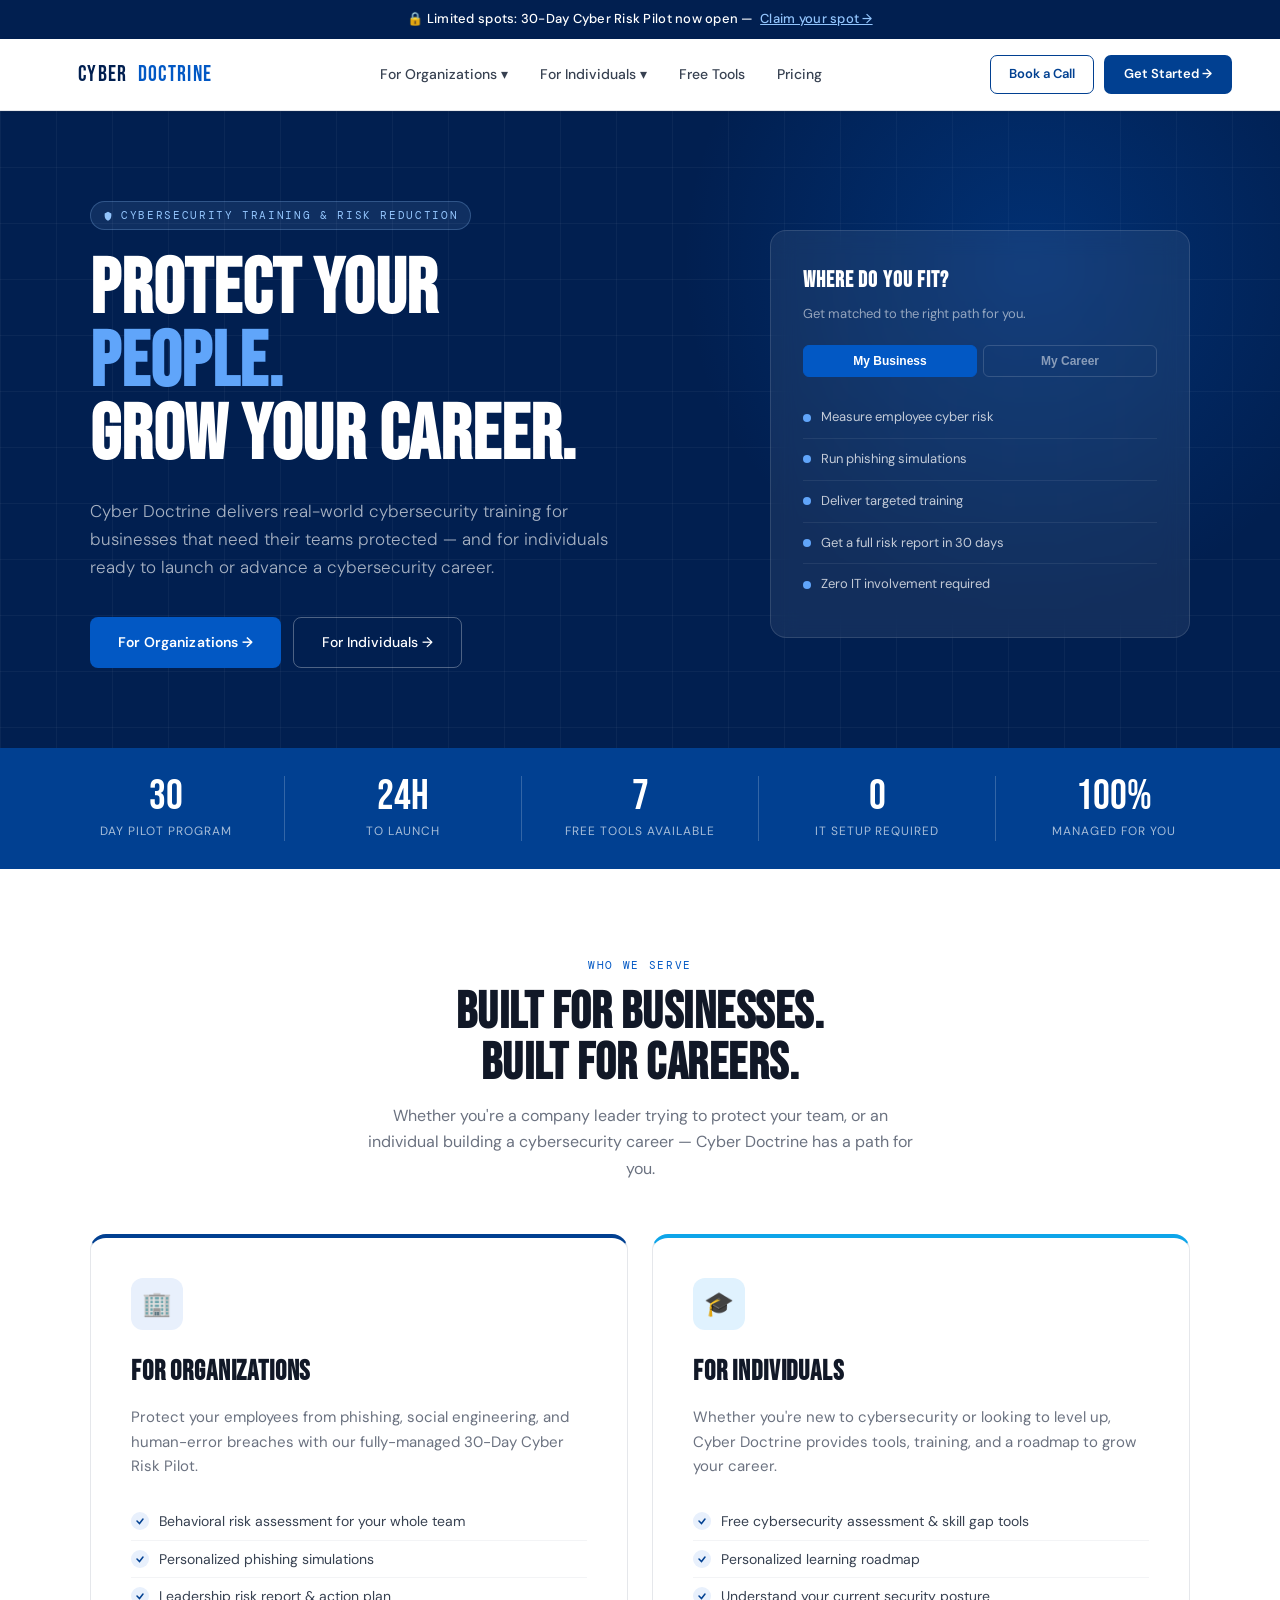
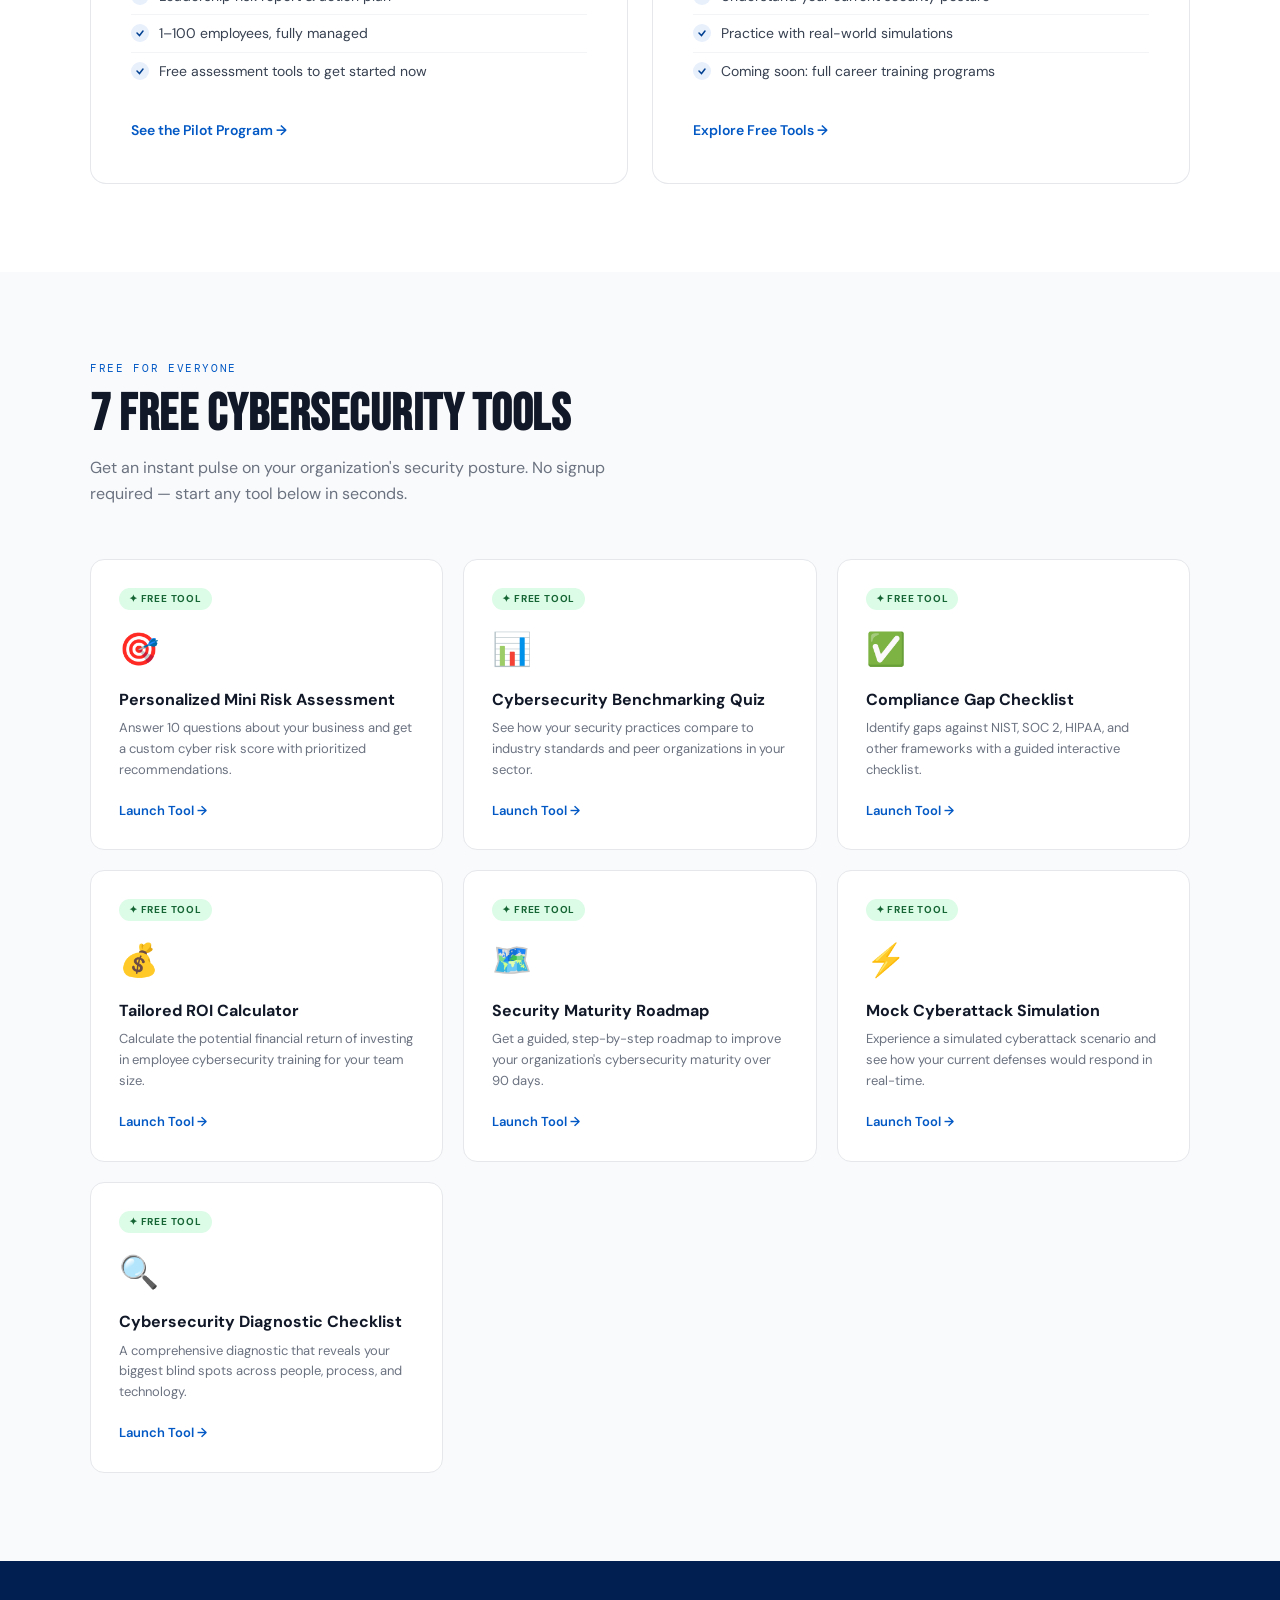
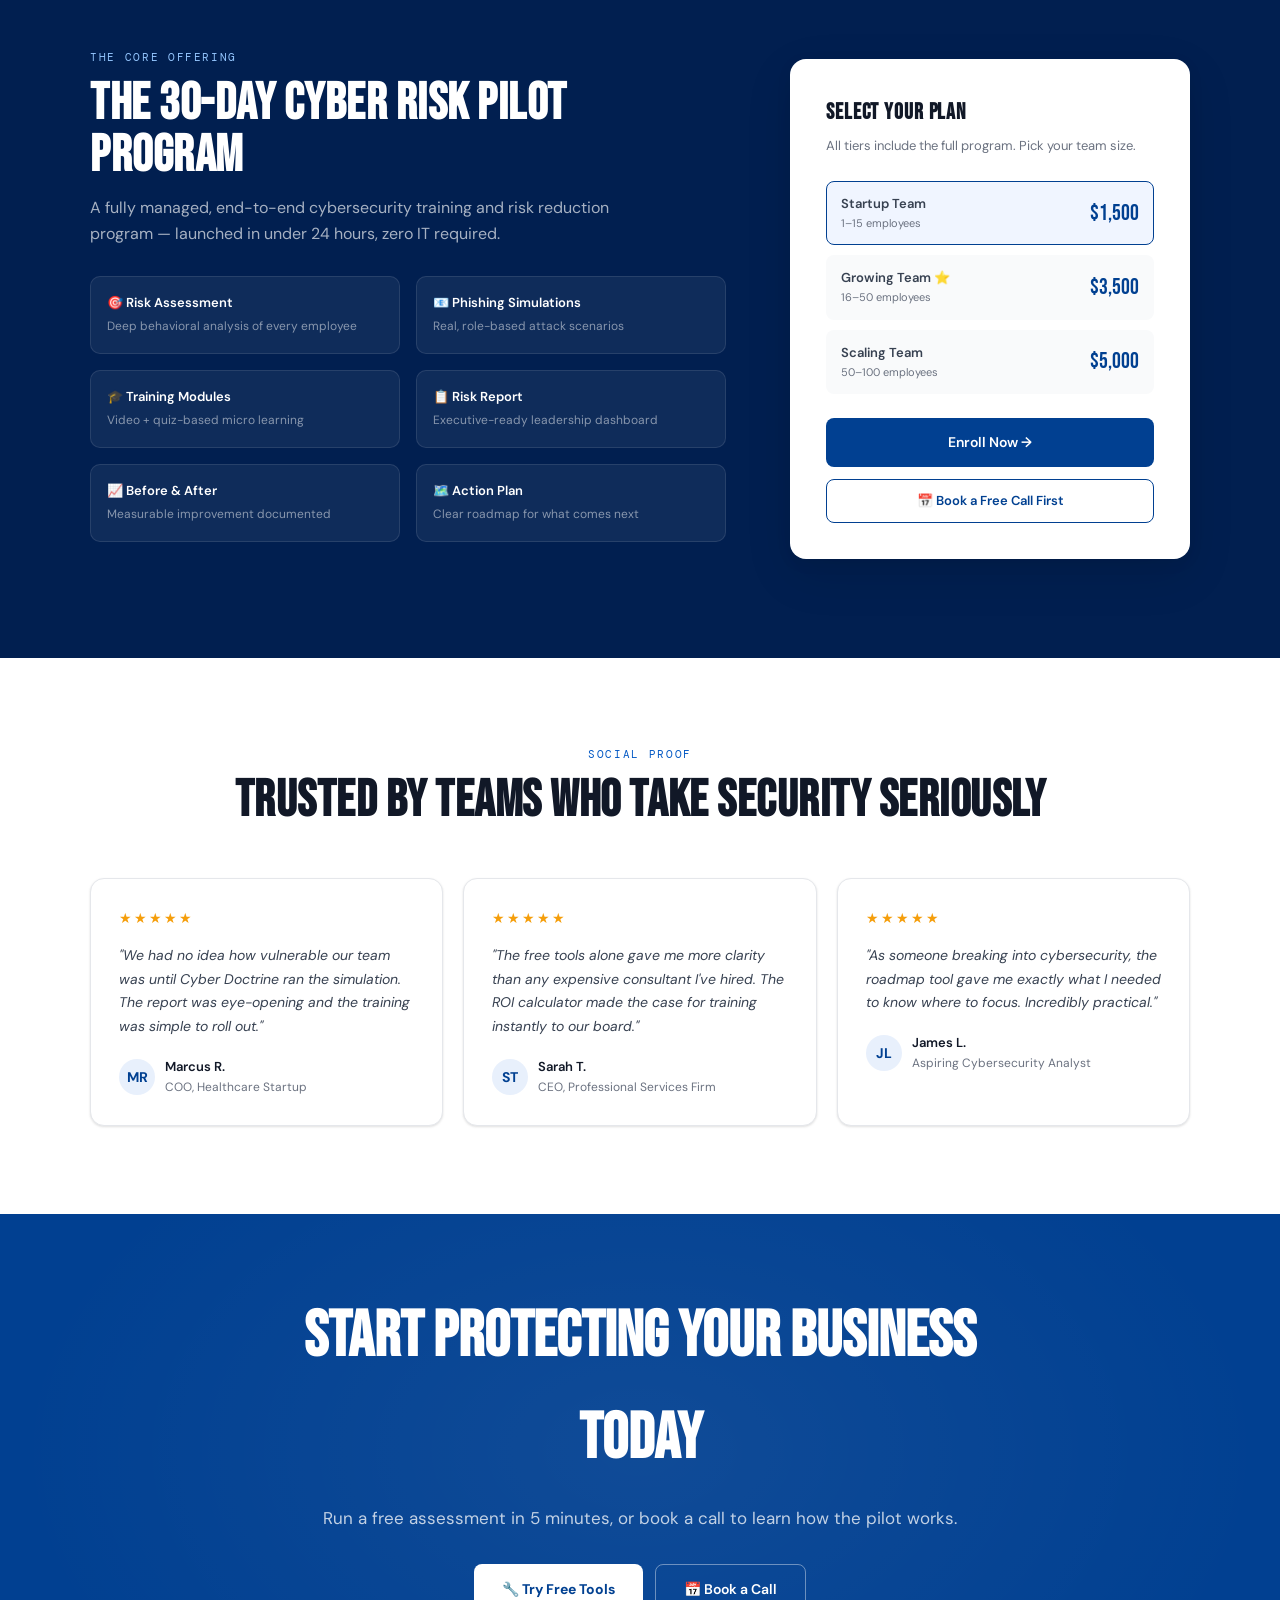
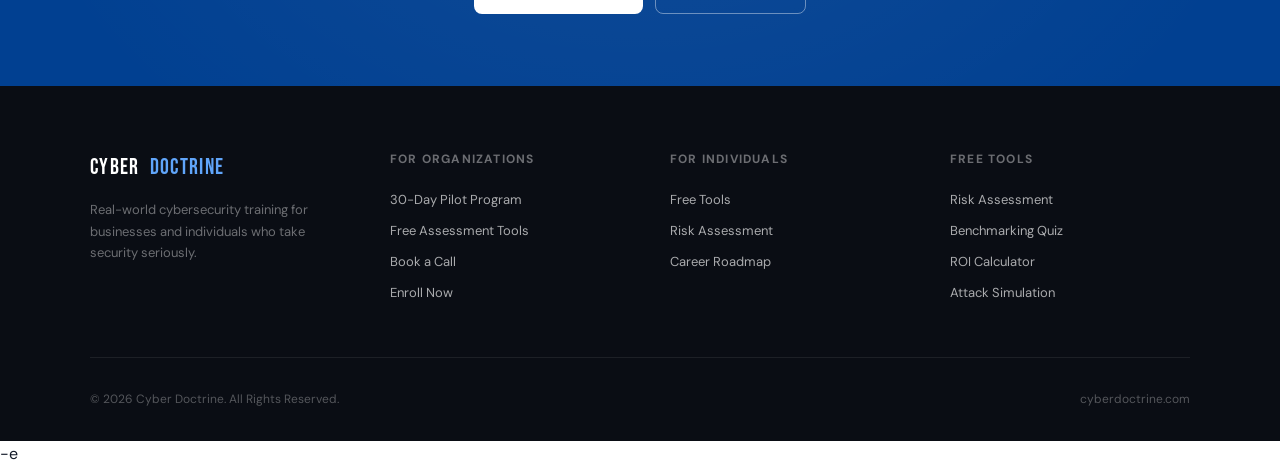
<file: index (4).html>
<!DOCTYPE html>
<html lang="en">
<head>
  <meta charset="UTF-8"/>
  <meta name="viewport" content="width=device-width, initial-scale=1.0"/>
  <meta name="description" content="Cyber Doctrine — Real-world cybersecurity training for businesses and individuals. 30-Day Cyber Risk Pilot, free assessment tools, and career training."/>
  <meta name="theme-color" content="#014091"/>
  <title>Cyber Doctrine | Cybersecurity Training & Risk Reduction</title>
  <link rel="stylesheet" href="style.css"/>
</head>
<body>
<!-- ============================================================ -->
<!-- CYBER DOCTRINE — HOMEPAGE BODY                              -->

<!-- ============================================================ -->



<!-- Announcement -->
<div class="cd-announce">
  🔒 Limited spots: 30-Day Cyber Risk Pilot now open — &nbsp;<a href="https://thecyberdoctrine.mykajabi.com/joinus">Claim your spot →</a>
</div>

<!-- Nav -->
<nav class="cd-nav">
  <a href="#" class="cd-nav-logo">
    <div class="cd-nav-logo-icon">
      <svg width="20" height="20" viewBox="0 0 24 24" fill="none"><path d="M12 2L4 6v6c0 5.25 3.5 10.15 8 11.35C16.5 22.15 20 17.25 20 12V6l-8-4z" fill="white"/></svg>
    </div>
    CYBER<span>DOCTRINE</span>
  </a>
  <ul class="cd-nav-links">
    <li class="has-drop">
      <a href="#">For Organizations ▾</a>
      <div class="cd-dropdown">
        <a href="#pilot">30-Day Pilot Program</a>
        <a href="#tools">Free Assessment Tools</a>
        <a href="#audience">Security Awareness Training</a>
      </div>
    </li>
    <li class="has-drop">
      <a href="#">For Individuals ▾</a>
      <div class="cd-dropdown">
        <a href="#audience">Career Training</a>
        <a href="#tools">Free Tools & Resources</a>
      </div>
    </li>
    <li><a href="#tools">Free Tools</a></li>
    <li><a href="#pilot">Pricing</a></li>
  </ul>
  <div class="cd-nav-actions">
    <a href="https://calendly.com/thecyberdoctrine/30min" class="cd-btn-ghost" target="_blank">Book a Call</a>
    <a href="https://thecyberdoctrine.mykajabi.com/joinus" class="cd-btn-nav" target="_blank">
      Get Started →
    </a>
  </div>
</nav>

<!-- Hero -->
<section class="cd-hero">
  <div class="cd-hero-grid"></div>
  <div class="cd-hero-glow"></div>
  <div class="cd-hero-inner">
    <div>
      <div class="cd-hero-eyebrow">
        <svg width="10" height="10" viewBox="0 0 24 24" fill="none"><path d="M12 2L4 6v6c0 5.25 3.5 10.15 8 11.35C16.5 22.15 20 17.25 20 12V6l-8-4z" fill="#93c5fd"/></svg>
        Cybersecurity Training & Risk Reduction
      </div>
      <h1>Protect Your<br/><em>People.</em><br/>Grow Your Career.</h1>
      <p class="cd-hero-sub">Cyber Doctrine delivers real-world cybersecurity training for businesses that need their teams protected — and for individuals ready to launch or advance a cybersecurity career.</p>
      <div class="cd-hero-btns">
        <a href="#audience" class="cd-btn-primary">For Organizations →</a>
        <a href="#audience" class="cd-btn-outline">For Individuals →</a>
      </div>
    </div>
    <div class="cd-hero-card">
      <h3>WHERE DO YOU FIT?</h3>
      <p>Get matched to the right path for you.</p>
      <div class="cd-audience-tabs">
        <button class="cd-tab active" onclick="switchTab(this,'b2b')">My Business</button>
        <button class="cd-tab" onclick="switchTab(this,'b2c')">My Career</button>
      </div>
      <ul class="cd-hero-stat-list" id="tab-b2b">
        <li><span class="cd-stat-dot"></span>Measure employee cyber risk</li>
        <li><span class="cd-stat-dot"></span>Run phishing simulations</li>
        <li><span class="cd-stat-dot"></span>Deliver targeted training</li>
        <li><span class="cd-stat-dot"></span>Get a full risk report in 30 days</li>
        <li><span class="cd-stat-dot"></span>Zero IT involvement required</li>
      </ul>
      <ul class="cd-hero-stat-list" id="tab-b2c" style="display:none;">
        <li><span class="cd-stat-dot"></span>Learn from real-world scenarios</li>
        <li><span class="cd-stat-dot"></span>Build job-ready cyber skills</li>
        <li><span class="cd-stat-dot"></span>Access free assessment tools</li>
        <li><span class="cd-stat-dot"></span>Get a personalized roadmap</li>
        <li><span class="cd-stat-dot"></span>Advance your career faster</li>
      </ul>
    </div>
  </div>
</section>

<!-- Stat Bar -->
<div class="cd-stat-bar">
  <div class="cd-stat-item">
    <div class="cd-stat-num">30</div>
    <div class="cd-stat-label">Day Pilot Program</div>
  </div>
  <div class="cd-stat-item">
    <div class="cd-stat-num">24H</div>
    <div class="cd-stat-label">To Launch</div>
  </div>
  <div class="cd-stat-item">
    <div class="cd-stat-num">7</div>
    <div class="cd-stat-label">Free Tools Available</div>
  </div>
  <div class="cd-stat-item">
    <div class="cd-stat-num">0</div>
    <div class="cd-stat-label">IT Setup Required</div>
  </div>
  <div class="cd-stat-item">
    <div class="cd-stat-num">100%</div>
    <div class="cd-stat-label">Managed For You</div>
  </div>
</div>

<!-- Audience Split -->
<section class="cd-section cd-section-light" id="audience">
  <div class="cd-container">
    <div class="cd-section-header center">
      <span class="cd-label">Who We Serve</span>
      <h2 class="cd-h2">Built for Businesses.<br/>Built for Careers.</h2>
      <p class="cd-h2-sub">Whether you're a company leader trying to protect your team, or an individual building a cybersecurity career — Cyber Doctrine has a path for you.</p>
    </div>
    <div class="cd-audience-grid">
      <div class="cd-audience-card b2b">
        <div class="cd-audience-icon">🏢</div>
        <h3>FOR ORGANIZATIONS</h3>
        <p>Protect your employees from phishing, social engineering, and human-error breaches with our fully-managed 30-Day Cyber Risk Pilot.</p>
        <ul class="cd-audience-list">
          <li><span class="cd-check"><svg viewBox="0 0 10 10" fill="none"><path d="M2 5l2.5 2.5L8 3" stroke="#014091" stroke-width="1.5" stroke-linecap="round"/></svg></span>Behavioral risk assessment for your whole team</li>
          <li><span class="cd-check"><svg viewBox="0 0 10 10" fill="none"><path d="M2 5l2.5 2.5L8 3" stroke="#014091" stroke-width="1.5" stroke-linecap="round"/></svg></span>Personalized phishing simulations</li>
          <li><span class="cd-check"><svg viewBox="0 0 10 10" fill="none"><path d="M2 5l2.5 2.5L8 3" stroke="#014091" stroke-width="1.5" stroke-linecap="round"/></svg></span>Leadership risk report & action plan</li>
          <li><span class="cd-check"><svg viewBox="0 0 10 10" fill="none"><path d="M2 5l2.5 2.5L8 3" stroke="#014091" stroke-width="1.5" stroke-linecap="round"/></svg></span>1–100 employees, fully managed</li>
          <li><span class="cd-check"><svg viewBox="0 0 10 10" fill="none"><path d="M2 5l2.5 2.5L8 3" stroke="#014091" stroke-width="1.5" stroke-linecap="round"/></svg></span>Free assessment tools to get started now</li>
        </ul>
        <a href="#pilot" class="cd-audience-cta">See the Pilot Program →</a>
      </div>
      <div class="cd-audience-card b2c">
        <div class="cd-audience-icon">🎓</div>
        <h3>FOR INDIVIDUALS</h3>
        <p>Whether you're new to cybersecurity or looking to level up, Cyber Doctrine provides tools, training, and a roadmap to grow your career.</p>
        <ul class="cd-audience-list">
          <li><span class="cd-check"><svg viewBox="0 0 10 10" fill="none"><path d="M2 5l2.5 2.5L8 3" stroke="#014091" stroke-width="1.5" stroke-linecap="round"/></svg></span>Free cybersecurity assessment & skill gap tools</li>
          <li><span class="cd-check"><svg viewBox="0 0 10 10" fill="none"><path d="M2 5l2.5 2.5L8 3" stroke="#014091" stroke-width="1.5" stroke-linecap="round"/></svg></span>Personalized learning roadmap</li>
          <li><span class="cd-check"><svg viewBox="0 0 10 10" fill="none"><path d="M2 5l2.5 2.5L8 3" stroke="#014091" stroke-width="1.5" stroke-linecap="round"/></svg></span>Understand your current security posture</li>
          <li><span class="cd-check"><svg viewBox="0 0 10 10" fill="none"><path d="M2 5l2.5 2.5L8 3" stroke="#014091" stroke-width="1.5" stroke-linecap="round"/></svg></span>Practice with real-world simulations</li>
          <li><span class="cd-check"><svg viewBox="0 0 10 10" fill="none"><path d="M2 5l2.5 2.5L8 3" stroke="#014091" stroke-width="1.5" stroke-linecap="round"/></svg></span>Coming soon: full career training programs</li>
        </ul>
        <a href="#tools" class="cd-audience-cta">Explore Free Tools →</a>
      </div>
    </div>
  </div>
</section>

<!-- Free Tools Section -->
<section class="cd-section cd-section-gray" id="tools">
  <div class="cd-container">
    <div class="cd-section-header">
      <span class="cd-label">Free For Everyone</span>
      <h2 class="cd-h2">7 Free Cybersecurity Tools</h2>
      <p class="cd-h2-sub">Get an instant pulse on your organization's security posture. No signup required — start any tool below in seconds.</p>
    </div>
    <div class="cd-tools-grid">

      <div class="cd-tool-card">
        <div class="cd-tool-badge">✦ Free Tool</div>
        <div class="cd-tool-icon">🎯</div>
        <h3>Personalized Mini Risk Assessment</h3>
        <p>Answer 10 questions about your business and get a custom cyber risk score with prioritized recommendations.</p>
        <a href="#tool-risk" class="cd-tool-link" onclick="openTool('tool-risk')">Launch Tool →</a>
      </div>

      <div class="cd-tool-card">
        <div class="cd-tool-badge">✦ Free Tool</div>
        <div class="cd-tool-icon">📊</div>
        <h3>Cybersecurity Benchmarking Quiz</h3>
        <p>See how your security practices compare to industry standards and peer organizations in your sector.</p>
        <a href="#tool-benchmark" class="cd-tool-link" onclick="openTool('tool-benchmark')">Launch Tool →</a>
      </div>

      <div class="cd-tool-card">
        <div class="cd-tool-badge">✦ Free Tool</div>
        <div class="cd-tool-icon">✅</div>
        <h3>Compliance Gap Checklist</h3>
        <p>Identify gaps against NIST, SOC 2, HIPAA, and other frameworks with a guided interactive checklist.</p>
        <a href="#tool-compliance" class="cd-tool-link" onclick="openTool('tool-compliance')">Launch Tool →</a>
      </div>

      <div class="cd-tool-card">
        <div class="cd-tool-badge">✦ Free Tool</div>
        <div class="cd-tool-icon">💰</div>
        <h3>Tailored ROI Calculator</h3>
        <p>Calculate the potential financial return of investing in employee cybersecurity training for your team size.</p>
        <a href="#tool-roi" class="cd-tool-link" onclick="openTool('tool-roi')">Launch Tool →</a>
      </div>

      <div class="cd-tool-card">
        <div class="cd-tool-badge">✦ Free Tool</div>
        <div class="cd-tool-icon">🗺️</div>
        <h3>Security Maturity Roadmap</h3>
        <p>Get a guided, step-by-step roadmap to improve your organization's cybersecurity maturity over 90 days.</p>
        <a href="#tool-roadmap" class="cd-tool-link" onclick="openTool('tool-roadmap')">Launch Tool →</a>
      </div>

      <div class="cd-tool-card">
        <div class="cd-tool-badge">✦ Free Tool</div>
        <div class="cd-tool-icon">⚡</div>
        <h3>Mock Cyberattack Simulation</h3>
        <p>Experience a simulated cyberattack scenario and see how your current defenses would respond in real-time.</p>
        <a href="#tool-simulation" class="cd-tool-link" onclick="openTool('tool-simulation')">Launch Tool →</a>
      </div>

      <div class="cd-tool-card">
        <div class="cd-tool-badge">✦ Free Tool</div>
        <div class="cd-tool-icon">🔍</div>
        <h3>Cybersecurity Diagnostic Checklist</h3>
        <p>A comprehensive diagnostic that reveals your biggest blind spots across people, process, and technology.</p>
        <a href="#tool-diagnostic" class="cd-tool-link" onclick="openTool('tool-diagnostic')">Launch Tool →</a>
      </div>

    </div>
  </div>
</section>

<!-- TOOL MODALS -->
<div id="cd-tool-overlay" style="display:none; position:fixed; inset:0; background:rgba(0,0,0,0.6); z-index:1000; overflow-y:auto; padding:40px 20px;">
  <div style="max-width:800px; margin:0 auto; position:relative;">
    <button onclick="closeTool()" style="position:absolute; top:-40px; right:0; background:none; border:none; color:white; font-size:28px; cursor:pointer; font-family:sans-serif;">✕</button>
    <div id="cd-tool-content"></div>
  </div>
</div>

<!-- Pilot Program Section -->
<section class="cd-section cd-section-navy" id="pilot">
  <div class="cd-container">
    <div class="cd-pilot-inner">
      <div>
        <span class="cd-label">The Core Offering</span>
        <h2 class="cd-h2">The 30-Day Cyber Risk Pilot Program</h2>
        <p class="cd-h2-sub">A fully managed, end-to-end cybersecurity training and risk reduction program — launched in under 24 hours, zero IT required.</p>
        <div class="cd-pilot-features">
          <div class="cd-pilot-feature">
            <h4>🎯 Risk Assessment</h4>
            <p>Deep behavioral analysis of every employee</p>
          </div>
          <div class="cd-pilot-feature">
            <h4>📧 Phishing Simulations</h4>
            <p>Real, role-based attack scenarios</p>
          </div>
          <div class="cd-pilot-feature">
            <h4>🎓 Training Modules</h4>
            <p>Video + quiz-based micro learning</p>
          </div>
          <div class="cd-pilot-feature">
            <h4>📋 Risk Report</h4>
            <p>Executive-ready leadership dashboard</p>
          </div>
          <div class="cd-pilot-feature">
            <h4>📈 Before & After</h4>
            <p>Measurable improvement documented</p>
          </div>
          <div class="cd-pilot-feature">
            <h4>🗺️ Action Plan</h4>
            <p>Clear roadmap for what comes next</p>
          </div>
        </div>
      </div>
      <div class="cd-price-card">
        <h3>SELECT YOUR PLAN</h3>
        <p class="cd-price-sub">All tiers include the full program. Pick your team size.</p>
        <div class="cd-price-tiers">
          <div class="cd-price-tier selected" onclick="selectTier(this, 'https://thecyberdoctrine.mykajabi.com/offers/LJSAJwrp/checkout')">
            <div>
              <div class="cd-price-tier-label">Startup Team</div>
              <div class="cd-price-tier-employees">1–15 employees</div>
            </div>
            <div class="cd-price-tier-price">$1,500</div>
          </div>
          <div class="cd-price-tier" onclick="selectTier(this, 'https://thecyberdoctrine.mykajabi.com/offers/DyJBE3NX/checkout')">
            <div>
              <div class="cd-price-tier-label">Growing Team ⭐</div>
              <div class="cd-price-tier-employees">16–50 employees</div>
            </div>
            <div class="cd-price-tier-price">$3,500</div>
          </div>
          <div class="cd-price-tier" onclick="selectTier(this, 'https://thecyberdoctrine.mykajabi.com/offers/coNhStQ2/checkout')">
            <div>
              <div class="cd-price-tier-label">Scaling Team</div>
              <div class="cd-price-tier-employees">50–100 employees</div>
            </div>
            <div class="cd-price-tier-price">$5,000</div>
          </div>
        </div>
        <a href="https://thecyberdoctrine.mykajabi.com/offers/LJSAJwrp/checkout" id="cd-checkout-btn" class="cd-price-card-cta" target="_blank">Enroll Now →</a>
        <a href="https://calendly.com/thecyberdoctrine/30min" class="cd-price-card-cal" target="_blank">📅 Book a Free Call First</a>
      </div>
    </div>
  </div>
</section>

<!-- Testimonials -->
<section class="cd-section cd-section-light">
  <div class="cd-container">
    <div class="cd-section-header center">
      <span class="cd-label">Social Proof</span>
      <h2 class="cd-h2">Trusted by Teams Who Take Security Seriously</h2>
    </div>
    <div class="cd-testimonials">
      <div class="cd-testimonial">
        <div class="cd-testimonial-stars">★★★★★</div>
        <p>"We had no idea how vulnerable our team was until Cyber Doctrine ran the simulation. The report was eye-opening and the training was simple to roll out."</p>
        <div class="cd-testimonial-author">
          <div class="cd-testimonial-avatar">MR</div>
          <div>
            <div class="cd-testimonial-name">Marcus R.</div>
            <div class="cd-testimonial-title">COO, Healthcare Startup</div>
          </div>
        </div>
      </div>
      <div class="cd-testimonial">
        <div class="cd-testimonial-stars">★★★★★</div>
        <p>"The free tools alone gave me more clarity than any expensive consultant I've hired. The ROI calculator made the case for training instantly to our board."</p>
        <div class="cd-testimonial-author">
          <div class="cd-testimonial-avatar">ST</div>
          <div>
            <div class="cd-testimonial-name">Sarah T.</div>
            <div class="cd-testimonial-title">CEO, Professional Services Firm</div>
          </div>
        </div>
      </div>
      <div class="cd-testimonial">
        <div class="cd-testimonial-stars">★★★★★</div>
        <p>"As someone breaking into cybersecurity, the roadmap tool gave me exactly what I needed to know where to focus. Incredibly practical."</p>
        <div class="cd-testimonial-author">
          <div class="cd-testimonial-avatar">JL</div>
          <div>
            <div class="cd-testimonial-name">James L.</div>
            <div class="cd-testimonial-title">Aspiring Cybersecurity Analyst</div>
          </div>
        </div>
      </div>
    </div>
  </div>
</section>

<!-- CTA Section -->
<div class="cd-cta-section">
  <div style="position:relative; max-width:700px; margin:0 auto;">
    <h2>Start Protecting Your Business Today</h2>
    <p>Run a free assessment in 5 minutes, or book a call to learn how the pilot works.</p>
    <div class="cd-cta-btns">
      <a href="#tools" class="cd-btn-white">🔧 Try Free Tools</a>
      <a href="https://calendly.com/thecyberdoctrine/30min" class="cd-btn-white-outline" target="_blank">📅 Book a Call</a>
    </div>
  </div>
</div>

<!-- Footer -->
<footer class="cd-footer">
  <div class="cd-footer-grid">
    <div class="cd-footer-brand">
      <a href="#" class="cd-footer-logo">CYBER<span>DOCTRINE</span></a>
      <p>Real-world cybersecurity training for businesses and individuals who take security seriously.</p>
    </div>
    <div class="cd-footer-col">
      <h4>For Organizations</h4>
      <a href="#pilot">30-Day Pilot Program</a>
      <a href="#tools">Free Assessment Tools</a>
      <a href="https://calendly.com/thecyberdoctrine/30min">Book a Call</a>
      <a href="https://thecyberdoctrine.mykajabi.com/joinus">Enroll Now</a>
    </div>
    <div class="cd-footer-col">
      <h4>For Individuals</h4>
      <a href="#tools">Free Tools</a>
      <a href="#tools">Risk Assessment</a>
      <a href="#tools">Career Roadmap</a>
    </div>
    <div class="cd-footer-col">
      <h4>Free Tools</h4>
      <a href="#" onclick="openTool('tool-risk')">Risk Assessment</a>
      <a href="#" onclick="openTool('tool-benchmark')">Benchmarking Quiz</a>
      <a href="#" onclick="openTool('tool-roi')">ROI Calculator</a>
      <a href="#" onclick="openTool('tool-simulation')">Attack Simulation</a>
    </div>
  </div>
  <div class="cd-footer-bottom">
    <span>© 2026 Cyber Doctrine. All Rights Reserved.</span>
    <span>cyberdoctrine.com</span>
  </div>
</footer>



<script>
// Tab switcher in hero
function switchTab(btn, tab) {
  document.querySelectorAll('.cd-tab').forEach(t => t.classList.remove('active'));
  btn.classList.add('active');
  document.getElementById('tab-b2b').style.display = tab === 'b2b' ? 'block' : 'none';
  document.getElementById('tab-b2c').style.display = tab === 'b2c' ? 'block' : 'none';
}

// Pricing tier selector
function selectTier(el, url) {
  document.querySelectorAll('.cd-price-tier').forEach(t => t.classList.remove('selected'));
  el.classList.add('selected');
  document.getElementById('cd-checkout-btn').href = url;
}

// Tool modal system
var toolTemplates = {

  'tool-risk': `
    <div class="cd-tool-widget">
      <div class="cd-tool-badge">✦ Free Tool</div>
      <h2>🎯 Personalized Mini Risk Assessment</h2>
      <p class="cd-tool-desc">Answer 10 questions to get your custom cybersecurity risk score and prioritized action steps.</p>
      <div id="risk-form">
        <div class="cd-progress">
          <div class="cd-progress-step active" id="rp1"></div>
          <div class="cd-progress-step" id="rp2"></div>
          <div class="cd-progress-step" id="rp3"></div>
          <div class="cd-progress-step" id="rp4"></div>
          <div class="cd-progress-step" id="rp5"></div>
        </div>
        <div id="risk-steps">
          <div class="cd-step active" data-step="1">
            <div class="cd-step-header">Question 1 of 10 — People & Awareness</div>
            <div class="cd-form-group"><label class="cd-form-label">How many employees does your organization have?</label>
              <select class="cd-form-select" id="r1"><option value="">Select...</option><option value="1">1–10</option><option value="2">11–50</option><option value="3">51–200</option><option value="4">200+</option></select></div>
            <div class="cd-form-group"><label class="cd-form-label">Have your employees received cybersecurity training in the last 12 months?</label>
              <div class="cd-radio-group">
                <label class="cd-radio-option"><input type="radio" name="r2" value="0"> Yes, formal training</label>
                <label class="cd-radio-option"><input type="radio" name="r2" value="2"> Informal only (occasional emails)</label>
                <label class="cd-radio-option"><input type="radio" name="r2" value="4"> No training at all</label>
              </div></div>
            <button class="cd-btn-tool" onclick="riskNext(2)">Next →</button>
          </div>
          <div class="cd-step" data-step="2">
            <div class="cd-step-header">Questions 3–5 — Technology & Access</div>
            <div class="cd-form-group"><label class="cd-form-label">Do you enforce Multi-Factor Authentication (MFA) for all accounts?</label>
              <div class="cd-radio-group">
                <label class="cd-radio-option"><input type="radio" name="r3" value="0"> Yes, all accounts</label>
                <label class="cd-radio-option"><input type="radio" name="r3" value="2"> Some accounts only</label>
                <label class="cd-radio-option"><input type="radio" name="r3" value="5"> No MFA in place</label>
              </div></div>
            <div class="cd-form-group"><label class="cd-form-label">How often do employees use personal devices for work?</label>
              <div class="cd-radio-group">
                <label class="cd-radio-option"><input type="radio" name="r4" value="0"> Never — company devices only</label>
                <label class="cd-radio-option"><input type="radio" name="r4" value="2"> Occasionally</label>
                <label class="cd-radio-option"><input type="radio" name="r4" value="4"> Regularly / no policy</label>
              </div></div>
            <div class="cd-form-group"><label class="cd-form-label">Do you have a formal password policy?</label>
              <div class="cd-radio-group">
                <label class="cd-radio-option"><input type="radio" name="r5" value="0"> Yes, enforced with a password manager</label>
                <label class="cd-radio-option"><input type="radio" name="r5" value="2"> Policy exists but not enforced</label>
                <label class="cd-radio-option"><input type="radio" name="r5" value="5"> No policy</label>
              </div></div>
            <div style="display:flex;gap:10px;">
              <button class="cd-btn-tool" style="background:var(--gray-400);" onclick="riskNext(1)">← Back</button>
              <button class="cd-btn-tool" onclick="riskNext(3)">Next →</button>
            </div>
          </div>
          <div class="cd-step" data-step="3">
            <div class="cd-step-header">Questions 6–8 — Incident & Response</div>
            <div class="cd-form-group"><label class="cd-form-label">Has your organization experienced a security incident in the last 2 years?</label>
              <div class="cd-radio-group">
                <label class="cd-radio-option"><input type="radio" name="r6" value="3"> Yes</label>
                <label class="cd-radio-option"><input type="radio" name="r6" value="0"> No</label>
                <label class="cd-radio-option"><input type="radio" name="r6" value="2"> Unsure / not tracked</label>
              </div></div>
            <div class="cd-form-group"><label class="cd-form-label">Do you have a written incident response plan?</label>
              <div class="cd-radio-group">
                <label class="cd-radio-option"><input type="radio" name="r7" value="0"> Yes, tested regularly</label>
                <label class="cd-radio-option"><input type="radio" name="r7" value="2"> Yes, but never tested</label>
                <label class="cd-radio-option"><input type="radio" name="r7" value="5"> No plan exists</label>
              </div></div>
            <div class="cd-form-group"><label class="cd-form-label">How frequently are software and systems patched/updated?</label>
              <div class="cd-radio-group">
                <label class="cd-radio-option"><input type="radio" name="r8" value="0"> Automatically / within 48 hours</label>
                <label class="cd-radio-option"><input type="radio" name="r8" value="2"> Monthly</label>
                <label class="cd-radio-option"><input type="radio" name="r8" value="5"> Rarely or when we remember</label>
              </div></div>
            <div style="display:flex;gap:10px;">
              <button class="cd-btn-tool" style="background:var(--gray-400);" onclick="riskNext(2)">← Back</button>
              <button class="cd-btn-tool" onclick="riskNext(4)">Next →</button>
            </div>
          </div>
          <div class="cd-step" data-step="4">
            <div class="cd-step-header">Questions 9–10 — Data & Compliance</div>
            <div class="cd-form-group"><label class="cd-form-label">What type of sensitive data does your organization handle?</label>
              <div class="cd-radio-group">
                <label class="cd-radio-option"><input type="radio" name="r9" value="5"> Health records (HIPAA)</label>
                <label class="cd-radio-option"><input type="radio" name="r9" value="4"> Financial / payment data (PCI)</label>
                <label class="cd-radio-option"><input type="radio" name="r9" value="3"> Customer PII</label>
                <label class="cd-radio-option"><input type="radio" name="r9" value="1"> Minimal sensitive data</label>
              </div></div>
            <div class="cd-form-group"><label class="cd-form-label">Do employees receive phishing simulation exercises?</label>
              <div class="cd-radio-group">
                <label class="cd-radio-option"><input type="radio" name="r10" value="0"> Yes, regularly</label>
                <label class="cd-radio-option"><input type="radio" name="r10" value="3"> Occasionally</label>
                <label class="cd-radio-option"><input type="radio" name="r10" value="6"> Never</label>
              </div></div>
            <div style="display:flex;gap:10px;">
              <button class="cd-btn-tool" style="background:var(--gray-400);" onclick="riskNext(3)">← Back</button>
              <button class="cd-btn-tool" onclick="calcRisk()">Get My Risk Score →</button>
            </div>
          </div>
        </div>
        <div id="risk-result" style="display:none;"></div>
      </div>
    </div>`,

  'tool-benchmark': `
    <div class="cd-tool-widget">
      <div class="cd-tool-badge">✦ Free Tool</div>
      <h2>📊 Cybersecurity Benchmarking Quiz</h2>
      <p class="cd-tool-desc">See how your security practices compare to industry standards. Receive a benchmark score against peer organizations.</p>
      <div id="bench-form">
        <div class="cd-form-group"><label class="cd-form-label">Your industry sector:</label>
          <select class="cd-form-select" id="b-industry">
            <option value="">Select your industry...</option>
            <option>Healthcare</option><option>Finance / Banking</option><option>Technology</option>
            <option>Retail / E-commerce</option><option>Education</option><option>Professional Services</option>
            <option>Manufacturing</option><option>Non-profit</option><option>Other</option>
          </select></div>
        <div class="cd-form-group"><label class="cd-form-label">Organization size:</label>
          <select class="cd-form-select" id="b-size">
            <option value="">Select size...</option>
            <option value="small">1–50 employees</option><option value="mid">51–200 employees</option>
            <option value="large">201–1000 employees</option><option value="enterprise">1000+ employees</option>
          </select></div>
        <p style="font-size:14px;font-weight:600;color:var(--text);margin:20px 0 12px;">Rate your current practices (1 = Not in place, 5 = Fully implemented):</p>
        ${['Security awareness training program','Multi-factor authentication enforcement','Regular vulnerability assessments','Incident response plan','Data backup & recovery procedures','Email security controls (SPF/DKIM/DMARC)','Endpoint protection on all devices','Third-party vendor risk assessments'].map((item,i)=>`
        <div class="cd-form-group" style="background:var(--gray-50);padding:14px;border-radius:8px;">
          <label class="cd-form-label" style="margin-bottom:10px;">${item}</label>
          <input type="range" class="cd-range" id="bq${i}" min="1" max="5" value="2" oninput="document.getElementById('bv${i}').textContent=this.value">
          <div class="cd-range-labels"><span>Not in place</span><span id="bv${i}" style="font-weight:700;color:var(--blue);">2</span><span>Fully implemented</span></div>
        </div>`).join('')}
        <button class="cd-btn-tool" onclick="calcBenchmark()" style="margin-top:12px;">Get Benchmark Score →</button>
        <div id="bench-result"></div>
      </div>
    </div>`,

  'tool-compliance': `
    <div class="cd-tool-widget">
      <div class="cd-tool-badge">✦ Free Tool</div>
      <h2>✅ Compliance Gap Checklist</h2>
      <p class="cd-tool-desc">Identify gaps in your compliance posture across major frameworks. Check off what you have in place and see what's missing.</p>
      <div class="cd-form-group">
        <label class="cd-form-label">Select a compliance framework:</label>
        <select class="cd-form-select" id="comp-framework" onchange="loadCompliance(this.value)">
          <option value="">Choose framework...</option>
          <option value="nist">NIST Cybersecurity Framework</option>
          <option value="soc2">SOC 2 Type II</option>
          <option value="hipaa">HIPAA Security Rule</option>
          <option value="pci">PCI DSS</option>
        </select>
      </div>
      <div id="comp-checklist"></div>
      <div id="comp-result"></div>
    </div>`,

  'tool-roi': `
    <div class="cd-tool-widget">
      <div class="cd-tool-badge">✦ Free Tool</div>
      <h2>💰 Cybersecurity Training ROI Calculator</h2>
      <p class="cd-tool-desc">Calculate your potential return on investment from employee cybersecurity training based on your specific business profile.</p>
      <div class="cd-form-group"><label class="cd-form-label">Number of employees:</label>
        <input type="number" class="cd-form-input" id="roi-emp" value="25" min="1"></div>
      <div class="cd-form-group"><label class="cd-form-label">Average employee annual salary ($):</label>
        <input type="number" class="cd-form-input" id="roi-sal" value="65000" min="1"></div>
      <div class="cd-form-group"><label class="cd-form-label">Industry (affects breach probability):</label>
        <select class="cd-form-select" id="roi-ind">
          <option value="1.8">Healthcare (High risk)</option>
          <option value="1.6">Finance / Banking (High risk)</option>
          <option value="1.4" selected>Technology (Medium-high)</option>
          <option value="1.2">Professional Services (Medium)</option>
          <option value="1.0">Other (Baseline)</option>
        </select></div>
      <div class="cd-form-group">
        <label class="cd-form-label">Current phishing click rate estimate:</label>
        <input type="range" class="cd-range" id="roi-click" min="5" max="40" value="20" oninput="document.getElementById('roi-click-val').textContent=this.value+'%'">
        <div class="cd-range-labels"><span>5% (Trained)</span><span id="roi-click-val" style="font-weight:700;color:var(--blue);">20%</span><span>40% (Untrained)</span></div>
      </div>
      <button class="cd-btn-tool" onclick="calcROI()">Calculate My ROI →</button>
      <div id="roi-result"></div>
    </div>`,

  'tool-roadmap': `
    <div class="cd-tool-widget">
      <div class="cd-tool-badge">✦ Free Tool</div>
      <h2>🗺️ Security Maturity Roadmap</h2>
      <p class="cd-tool-desc">Answer a few questions to receive a personalized 90-day security maturity roadmap tailored to your organization.</p>
      <div id="roadmap-form">
        <div class="cd-form-group"><label class="cd-form-label">What is your current security maturity level?</label>
          <div class="cd-radio-group">
            <label class="cd-radio-option"><input type="radio" name="rm1" value="1"> Level 1 — No formal program, ad hoc only</label>
            <label class="cd-radio-option"><input type="radio" name="rm1" value="2"> Level 2 — Some policies, limited enforcement</label>
            <label class="cd-radio-option"><input type="radio" name="rm1" value="3"> Level 3 — Defined program, inconsistently applied</label>
            <label class="cd-radio-option"><input type="radio" name="rm1" value="4"> Level 4 — Managed, measured, and improving</label>
          </div></div>
        <div class="cd-form-group"><label class="cd-form-label">What is your top security priority?</label>
          <div class="cd-radio-group">
            <label class="cd-radio-option"><input type="radio" name="rm2" value="people"> Reducing human error & phishing risk</label>
            <label class="cd-radio-option"><input type="radio" name="rm2" value="tech"> Improving technical controls & tools</label>
            <label class="cd-radio-option"><input type="radio" name="rm2" value="compliance"> Achieving compliance (NIST/SOC2/HIPAA)</label>
            <label class="cd-radio-option"><input type="radio" name="rm2" value="incident"> Building incident response capability</label>
          </div></div>
        <div class="cd-form-group"><label class="cd-form-label">What's your biggest constraint?</label>
          <div class="cd-radio-group">
            <label class="cd-radio-option"><input type="radio" name="rm3" value="budget"> Budget</label>
            <label class="cd-radio-option"><input type="radio" name="rm3" value="time"> Time / bandwidth</label>
            <label class="cd-radio-option"><input type="radio" name="rm3" value="expertise"> Expertise / skills gap</label>
            <label class="cd-radio-option"><input type="radio" name="rm3" value="buyin"> Leadership buy-in</label>
          </div></div>
        <button class="cd-btn-tool" onclick="genRoadmap()">Generate My Roadmap →</button>
        <div id="roadmap-result"></div>
      </div>
    </div>`,

  'tool-simulation': `
    <div class="cd-tool-widget">
      <div class="cd-tool-badge">✦ Free Tool</div>
      <h2>⚡ Mock Cyberattack Simulation</h2>
      <p class="cd-tool-desc">Experience a simulated cyberattack scenario. Walk through a real attack chain and see where your defenses hold — and where they fail.</p>
      <div id="sim-setup">
        <div class="cd-form-group"><label class="cd-form-label">Select attack scenario:</label>
          <select class="cd-form-select" id="sim-type">
            <option value="phishing">Spear Phishing Attack (Most Common)</option>
            <option value="ransomware">Ransomware via Email Attachment</option>
            <option value="bec">Business Email Compromise (BEC)</option>
            <option value="insider">Insider Threat / Credential Misuse</option>
          </select></div>
        <div class="cd-form-group"><label class="cd-form-label">Your current defenses (select all that apply):</label>
          <div style="display:grid;grid-template-columns:1fr 1fr;gap:8px;">
            <label class="cd-radio-option"><input type="checkbox" id="def-mfa"> MFA Enabled</label>
            <label class="cd-radio-option"><input type="checkbox" id="def-training"> Security Training</label>
            <label class="cd-radio-option"><input type="checkbox" id="def-filter"> Email Filtering</label>
            <label class="cd-radio-option"><input type="checkbox" id="def-edr"> Endpoint Protection</label>
            <label class="cd-radio-option"><input type="checkbox" id="def-backup"> Data Backups</label>
            <label class="cd-radio-option"><input type="checkbox" id="def-irp"> Incident Response Plan</label>
          </div></div>
        <button class="cd-btn-tool" onclick="runSimulation()">▶ Run Simulation</button>
      </div>
      <div id="sim-result" style="display:none;"></div>
    </div>`,

  'tool-diagnostic': `
    <div class="cd-tool-widget">
      <div class="cd-tool-badge">✦ Free Tool</div>
      <h2>🔍 Cybersecurity Diagnostic Checklist</h2>
      <p class="cd-tool-desc">A comprehensive 30-point diagnostic across People, Process, and Technology. Check off what you have in place to reveal your biggest blind spots.</p>
      <div id="diag-container">
        ${buildDiagnostic()}
        <button class="cd-btn-tool" onclick="calcDiagnostic()" style="margin-top:20px;">Analyze My Security Posture →</button>
        <div id="diag-result"></div>
      </div>
    </div>`
};

function buildDiagnostic() {
  var cats = {
    '👥 People & Awareness': [
      {id:'d1', text:'Security awareness training is conducted at least annually', risk:'high'},
      {id:'d2', text:'New employees receive security onboarding training', risk:'high'},
      {id:'d3', text:'Phishing simulations are run at least quarterly', risk:'high'},
      {id:'d4', text:'Employees know how to report a suspicious email or incident', risk:'medium'},
      {id:'d5', text:'There is a designated security point of contact', risk:'medium'},
      {id:'d6', text:'Remote work security policies are documented and shared', risk:'medium'},
      {id:'d7', text:'Executive leadership has received targeted security briefings', risk:'low'},
      {id:'d8', text:'Social engineering awareness is part of training', risk:'high'},
      {id:'d9', text:'Employees use a password manager', risk:'medium'},
      {id:'d10', text:'A security culture survey has been conducted in the last year', risk:'low'}
    ],
    '⚙️ Process & Policy': [
      {id:'d11', text:'An acceptable use policy (AUP) exists and is signed by all employees', risk:'medium'},
      {id:'d12', text:'An incident response plan is documented and tested', risk:'high'},
      {id:'d13', text:'Access is granted on a least-privilege basis', risk:'high'},
      {id:'d14', text:'Offboarding includes immediate account deactivation', risk:'high'},
      {id:'d15', text:'Vendor / third-party risk assessments are conducted', risk:'medium'},
      {id:'d16', text:'Data classification policy exists', risk:'medium'},
      {id:'d17', text:'A business continuity / disaster recovery plan exists', risk:'high'},
      {id:'d18', text:'Regular security audits or penetration tests are conducted', risk:'medium'},
      {id:'d19', text:'Change management procedures are followed for system changes', risk:'low'},
      {id:'d20', text:'Privacy policy and data handling procedures are documented', risk:'medium'}
    ],
    '💻 Technology & Controls': [
      {id:'d21', text:'MFA is enforced on all critical systems and email', risk:'high'},
      {id:'d22', text:'Endpoint protection (AV/EDR) is installed on all devices', risk:'high'},
      {id:'d23', text:'Systems are patched within 30 days of release', risk:'high'},
      {id:'d24', text:'Email filtering / anti-phishing controls are active (SPF, DKIM, DMARC)', risk:'high'},
      {id:'d25', text:'Data is backed up regularly and backups are tested', risk:'high'},
      {id:'d26', text:'Network segmentation separates critical systems', risk:'medium'},
      {id:'d27', text:'Firewall and intrusion detection systems are in place', risk:'medium'},
      {id:'d28', text:'Encrypted storage is used for sensitive data', risk:'medium'},
      {id:'d29', text:'Remote access is secured via VPN or zero-trust architecture', risk:'medium'},
      {id:'d30', text:'Security event logging and monitoring is active', risk:'medium'}
    ]
  };
  var html = '';
  Object.entries(cats).forEach(([cat, items]) => {
    html += `<h3 style="font-size:16px;font-weight:700;color:var(--text);margin:24px 0 12px;padding-bottom:8px;border-bottom:2px solid var(--gray-200);">${cat}</h3>`;
    html += '<ul class="cd-checklist">';
    items.forEach(item => {
      html += `<li>
        <div class="cd-checklist-check" id="ch-${item.id}" onclick="toggleCheck('${item.id}')"></div>
        <div class="cd-checklist-text">
          <strong>${item.text}</strong>
          <span class="cd-risk-${item.risk === 'high' ? 'high' : item.risk === 'medium' ? 'medium' : 'low'}" style="margin-left:6px;">${item.risk} impact</span>
        </div>
      </li>`;
    });
    html += '</ul>';
  });
  return html;
}

function toggleCheck(id) {
  var el = document.getElementById('ch-' + id);
  el.classList.toggle('checked');
  if (el.classList.contains('checked')) {
    el.innerHTML = '<svg width="10" height="10" viewBox="0 0 10 10" fill="none"><path d="M2 5l2.5 2.5L8 3" stroke="white" stroke-width="1.5" stroke-linecap="round"/></svg>';
  } else { el.innerHTML = ''; }
}

// TOOL LOGIC
function riskNext(step) {
  document.querySelectorAll('[data-step]').forEach(s => s.classList.remove('active'));
  var target = document.querySelector('[data-step="'+step+'"]');
  if (target) target.classList.add('active');
  for (var i = 1; i <= 5; i++) {
    var p = document.getElementById('rp'+i);
    if (p) p.className = 'cd-progress-step' + (i < step ? ' done' : i === step ? ' active' : '');
  }
}

function calcRisk() {
  var score = 0;
  ['r2','r3','r4','r5','r6','r7','r8','r9','r10'].forEach(function(name) {
    var el = document.querySelector('input[name="'+name+'"]:checked');
    if (el) score += parseInt(el.value);
  });
  var level, color, title, desc, recs;
  if (score <= 8) {
    level='LOW RISK'; color='#15803d'; title='Strong Foundation';
    desc='Your organization has solid security practices in place. Continue to build on this foundation.';
    recs=['Consider advanced phishing simulations to test your team', 'Document and formalize existing policies', 'Explore compliance framework alignment'];
  } else if (score <= 18) {
    level='MODERATE RISK'; color='#d97706'; title='Room to Improve';
    desc='You have some controls in place but meaningful gaps remain that attackers can exploit.';
    recs=['Implement MFA across all critical systems immediately', 'Launch a formal security awareness training program', 'Run your first phishing simulation this quarter'];
  } else if (score <= 28) {
    level='HIGH RISK'; color='#dc2626'; title='Action Required';
    desc='Significant gaps exist. Your employees and data are at considerable risk right now.';
    recs=['Employee security awareness training is your #1 priority', 'Enforce MFA within 30 days', 'Develop an incident response plan', 'Consider the Cyber Doctrine 30-Day Pilot'];
  } else {
    level='CRITICAL RISK'; color='#7c3aed'; title='Immediate Action Needed';
    desc='Your organization is highly vulnerable. A breach is a matter of when, not if, without immediate action.';
    recs=['Start the Cyber Doctrine Pilot Program this week', 'Emergency: Enable MFA on all accounts today', 'Implement email filtering immediately', 'Develop an incident response plan'];
  }
  var pct = Math.round((1 - score/36) * 100);
  document.getElementById('risk-steps').style.display = 'none';
  document.getElementById('risk-result').innerHTML = `
    <div class="cd-result-box">
      <h3>Your Risk Score</h3>
      <div class="cd-result-score" style="color:${color};">${pct}<span style="font-size:28px;">/100</span></div>
      <div style="display:inline-block;background:${color}20;color:${color};padding:4px 14px;border-radius:100px;font-size:12px;font-weight:700;letter-spacing:0.08em;margin-bottom:12px;">${level}</div>
      <div class="cd-result-meter"><div class="cd-result-meter-fill" style="width:${pct}%;"></div></div>
      <p><strong>${title}:</strong> ${desc}</p>
      <p style="font-weight:600;margin-top:14px;margin-bottom:8px;">Top Recommendations:</p>
      <ul class="cd-result-list">${recs.map(r=>`<li><span class="cd-stat-dot" style="background:${color};flex-shrink:0;"></span>${r}</li>`).join('')}</ul>
    </div>
    ${funnelBox()}`;
  document.getElementById('risk-result').style.display = 'block';
}

function calcBenchmark() {
  var ind = document.getElementById('b-industry').value;
  var size = document.getElementById('b-size').value;
  if (!ind || !size) { alert('Please complete all fields.'); return; }
  var total = 0;
  for (var i = 0; i < 8; i++) total += parseInt(document.getElementById('bq'+i).value);
  var avg = (total / 8).toFixed(1);
  var pct = Math.round((total / 40) * 100);
  var industryAvg = { Healthcare: 58, Finance: 65, Technology: 61, Retail: 49, Education: 45, Professional: 54 };
  var peer = industryAvg[ind] || 52;
  var diff = pct - peer;
  var diffText = diff >= 0 ? `<span style="color:#15803d;">+${diff}% above average</span>` : `<span style="color:#dc2626;">${diff}% below average</span>`;
  document.getElementById('bench-result').innerHTML = `
    <div class="cd-result-box" style="margin-top:24px;">
      <h3>Your Benchmark Score</h3>
      <div class="cd-result-score">${pct}<span style="font-size:28px;">/100</span></div>
      <div class="cd-result-meter"><div class="cd-result-meter-fill" style="width:${pct}%;"></div></div>
      <p><strong>Your Score:</strong> ${pct}% &nbsp;|&nbsp; <strong>${ind} Industry Average:</strong> ${peer}% &nbsp;|&nbsp; ${diffText}</p>
      <p style="margin-top:12px;">Your average practice rating is <strong>${avg}/5</strong>. ${pct < peer ? 'You are below your industry peers — targeted training and controls could close this gap quickly.' : 'You are performing above your peers — focus on maintaining and formalizing your practices.'}</p>
    </div>
    ${funnelBox()}`;
}

var complianceData = {
  nist: {name:'NIST Cybersecurity Framework', items:[
    'Identify: Asset inventory of all hardware and software','Identify: Risk assessment conducted and documented',
    'Protect: Access controls and identity management in place','Protect: Employee awareness training program active',
    'Protect: Data security controls implemented','Detect: Anomalies and events monitoring active',
    'Detect: Security continuous monitoring implemented','Respond: Incident response plan documented',
    'Respond: Incident response team identified and trained','Recover: Recovery planning and processes in place'
  ]},
  soc2: {name:'SOC 2 Type II', items:[
    'CC1: Control environment policies documented','CC2: Communication and information controls',
    'CC3: Risk assessment process formalized','CC4: Monitoring controls active',
    'CC5: Control activities over technology','CC6: Logical and physical access controls',
    'CC7: System operations monitoring','CC8: Change management procedures',
    'CC9: Risk mitigation via vendors managed','A1: Availability SLAs defined and monitored'
  ]},
  hipaa: {name:'HIPAA Security Rule', items:[
    'Risk analysis conducted and documented','Risk management plan implemented',
    'Sanction policy for workforce violations exists','Workforce training on HIPAA conducted',
    'Access controls for ePHI implemented','Audit controls / activity logs active',
    'Integrity controls to protect ePHI','Transmission security (encryption) in place',
    'Business Associate Agreements (BAAs) in place','Contingency plan for ePHI access during emergency'
  ]},
  pci: {name:'PCI DSS', items:[
    'Firewall configuration protects cardholder data','Vendor defaults changed (passwords, settings)',
    'Stored cardholder data is protected','Cardholder data transmission is encrypted',
    'Anti-malware software is active and updated','Secure systems and applications maintained',
    'Access restricted to need-to-know basis','Unique IDs assigned to all users with access',
    'Physical access to cardholder data restricted','All access to cardholder data logged and monitored'
  ]}
};

function loadCompliance(fw) {
  if (!fw) return;
  var data = complianceData[fw];
  var html = `<p style="font-size:13px;color:var(--text-muted);margin-bottom:16px;">Check each control that is currently in place at your organization:</p>
    <ul class="cd-checklist">`;
  data.items.forEach((item,i) => {
    html += `<li>
      <div class="cd-checklist-check" id="cc-${i}" onclick="toggleCheck2(${i})"></div>
      <div class="cd-checklist-text">${item}</div>
    </li>`;
  });
  html += `</ul><button class="cd-btn-tool" onclick="calcCompliance('${fw}')" style="margin-top:16px;">Analyze My Compliance Gaps →</button>`;
  document.getElementById('comp-checklist').innerHTML = html;
  document.getElementById('comp-result').innerHTML = '';
}

function toggleCheck2(i) {
  var el = document.getElementById('cc-'+i);
  el.classList.toggle('checked');
  el.innerHTML = el.classList.contains('checked') ? '<svg width="10" height="10" viewBox="0 0 10 10" fill="none"><path d="M2 5l2.5 2.5L8 3" stroke="white" stroke-width="1.5" stroke-linecap="round"/></svg>' : '';
}

function calcCompliance(fw) {
  var data = complianceData[fw];
  var checked = 0;
  for (var i = 0; i < data.items.length; i++) {
    if (document.getElementById('cc-'+i) && document.getElementById('cc-'+i).classList.contains('checked')) checked++;
  }
  var pct = Math.round((checked / data.items.length) * 100);
  var gaps = data.items.length - checked;
  document.getElementById('comp-result').innerHTML = `
    <div class="cd-result-box" style="margin-top:20px;">
      <h3>${data.name} Gap Analysis</h3>
      <div class="cd-result-score">${pct}<span style="font-size:28px;">%</span></div>
      <div class="cd-result-meter"><div class="cd-result-meter-fill" style="width:${pct}%;"></div></div>
      <p><strong>${checked}/${data.items.length} controls</strong> in place. You have <strong>${gaps} gap${gaps!==1?'s':''}</strong> to address.</p>
      <p style="margin-top:10px;">${pct >= 80 ? 'Strong compliance posture. Focus on the remaining gaps to achieve full readiness.' : pct >= 50 ? 'Moderate compliance. Significant gaps remain that could expose you to regulatory risk.' : 'Significant compliance gaps identified. Immediate action is recommended before an audit or breach.'}</p>
    </div>
    ${funnelBox()}`;
}

function calcROI() {
  var emp = parseInt(document.getElementById('roi-emp').value) || 25;
  var sal = parseInt(document.getElementById('roi-sal').value) || 65000;
  var ind = parseFloat(document.getElementById('roi-ind').value);
  var clickRate = parseInt(document.getElementById('roi-click').value) / 100;
  var avgBreachCost = 4450000 * ind;
  var breachProb = clickRate * 0.3;
  var annualRisk = avgBreachCost * breachProb;
  var downtimeHours = emp * 8 * 2;
  var downtimeCost = (sal / 2080) * downtimeHours;
  var totalExposure = annualRisk + downtimeCost;
  var trainingCost = emp <= 15 ? 1500 : emp <= 50 ? 3500 : 5000;
  var reducedRisk = totalExposure * 0.70;
  var roi = Math.round(((reducedRisk - trainingCost) / trainingCost) * 100);
  var fmt = n => '$' + Math.round(n).toLocaleString();
  document.getElementById('roi-result').innerHTML = `
    <div class="cd-result-box" style="margin-top:24px;">
      <h3>Your ROI Analysis</h3>
      <div style="display:grid;grid-template-columns:1fr 1fr;gap:14px;margin:16px 0;">
        <div style="background:white;border-radius:10px;padding:16px;text-align:center;">
          <div style="font-size:11px;text-transform:uppercase;letter-spacing:0.1em;color:var(--text-muted);margin-bottom:4px;">Annual Risk Exposure</div>
          <div style="font-family:var(--font-display);font-size:28px;color:#dc2626;">${fmt(totalExposure)}</div>
        </div>
        <div style="background:white;border-radius:10px;padding:16px;text-align:center;">
          <div style="font-size:11px;text-transform:uppercase;letter-spacing:0.1em;color:var(--text-muted);margin-bottom:4px;">Risk Reduction (70%)</div>
          <div style="font-family:var(--font-display);font-size:28px;color:#15803d;">${fmt(reducedRisk)}</div>
        </div>
        <div style="background:white;border-radius:10px;padding:16px;text-align:center;">
          <div style="font-size:11px;text-transform:uppercase;letter-spacing:0.1em;color:var(--text-muted);margin-bottom:4px;">Training Investment</div>
          <div style="font-family:var(--font-display);font-size:28px;color:var(--blue);">${fmt(trainingCost)}</div>
        </div>
        <div style="background:white;border-radius:10px;padding:16px;text-align:center;">
          <div style="font-size:11px;text-transform:uppercase;letter-spacing:0.1em;color:var(--text-muted);margin-bottom:4px;">Projected ROI</div>
          <div style="font-family:var(--font-display);font-size:28px;color:#15803d;">${roi}%</div>
        </div>
      </div>
      <p style="font-size:13px;">Based on ${emp} employees, a ${Math.round(clickRate*100)}% phishing click rate, and industry breach cost data. A 70% risk reduction is the average result of a structured training program.</p>
    </div>
    ${funnelBox()}`;
}

function genRoadmap() {
  var level = document.querySelector('input[name="rm1"]:checked');
  var priority = document.querySelector('input[name="rm2"]:checked');
  var constraint = document.querySelector('input[name="rm3"]:checked');
  if (!level || !priority || !constraint) { alert('Please answer all questions.'); return; }

  var phases = {
    people: [
      {phase:'Days 1–10', title:'Launch Security Awareness Training', desc:'Enroll all employees in a structured cybersecurity training program. Cover phishing, password hygiene, and social engineering basics.', status:'active'},
      {phase:'Days 11–20', title:'Run Your First Phishing Simulation', desc:'Send a simulated phishing email to all employees. Track click rates and use results to identify your highest-risk individuals.', status:''},
      {phase:'Days 21–30', title:'Review Results & Personalize', desc:'Review simulation results. Enroll high-risk employees in targeted micro-training. Celebrate and recognize low-risk performers.', status:''},
      {phase:'Days 31–60', title:'Build a Security Culture Calendar', desc:'Schedule quarterly phishing simulations, monthly security tips, and annual training refreshers. Make security a habit, not an event.', status:''},
      {phase:'Days 61–90', title:'Measure & Report Progress', desc:'Produce a before/after report showing click rate reduction, training completion, and risk score improvement. Present to leadership.', status:''}
    ],
    tech: [
      {phase:'Days 1–10', title:'Enforce MFA Everywhere', desc:'Enable multi-factor authentication on all email, cloud, and business-critical applications. This alone blocks 99% of automated attacks.', status:'active'},
      {phase:'Days 11–20', title:'Audit & Patch All Systems', desc:'Inventory all software and devices. Apply all outstanding security patches. Remove unsupported or end-of-life software.', status:''},
      {phase:'Days 21–30', title:'Deploy Email Security Controls', desc:'Implement SPF, DKIM, and DMARC records. Enable advanced email filtering to block phishing and malware before it reaches employees.', status:''},
      {phase:'Days 31–60', title:'Endpoint Protection Rollout', desc:'Ensure every device used for work has active, updated endpoint protection (EDR/AV). Create a device management policy for BYOD.', status:''},
      {phase:'Days 61–90', title:'Implement Logging & Monitoring', desc:'Enable security event logging across critical systems. Set up alerts for suspicious activity. Review logs weekly until monitoring is automated.', status:''}
    ],
    compliance: [
      {phase:'Days 1–10', title:'Conduct a Formal Risk Assessment', desc:'Document all business assets, identify threats, and assess likelihood and impact. This is required by virtually every compliance framework.', status:'active'},
      {phase:'Days 11–20', title:'Gap Analysis Against Target Framework', desc:'Map your current controls against NIST/SOC2/HIPAA requirements. Use the Cyber Doctrine Compliance Gap Checklist to get started immediately.', status:''},
      {phase:'Days 21–30', title:'Document Policies & Procedures', desc:'Create or formalize your acceptable use policy, incident response plan, and data classification policy. Frameworks require documented evidence.', status:''},
      {phase:'Days 31–60', title:'Implement Priority Controls', desc:'Address the highest-severity gaps first: MFA, access controls, encryption, and employee training. Each control closes multiple framework requirements.', status:''},
      {phase:'Days 61–90', title:'Prepare for Assessment or Audit', desc:'Gather evidence of all controls. Conduct an internal review. Engage a third-party auditor or assessor if required by your framework.', status:''}
    ],
    incident: [
      {phase:'Days 1–10', title:'Draft Your Incident Response Plan', desc:'Define roles, communication chains, and escalation procedures. Identify your incident response team and establish a war room protocol.', status:'active'},
      {phase:'Days 11–20', title:'Identify & Classify Your Critical Assets', desc:'Know what data you have, where it lives, and what would be most damaging if compromised. This drives your response prioritization.', status:''},
      {phase:'Days 21–30', title:'Run a Tabletop Exercise', desc:'Simulate a breach scenario with your leadership team. Walk through the response step-by-step. Identify gaps in your plan before a real incident.', status:''},
      {phase:'Days 31–60', title:'Implement Detection & Alerting', desc:'Enable logging and real-time alerting on critical systems. Define what constitutes an incident and who gets called at 2am.', status:''},
      {phase:'Days 61–90', title:'Test Backups & Recovery Procedures', desc:'Verify that backups are working, restorable, and tested. Practice restoring from backup. Ransomware is only devastating when backups fail.', status:''}
    ]
  };

  var selected = phases[priority.value] || phases.people;
  var roadmapHtml = '<div class="cd-roadmap">' + selected.map((item, i) =>
    `<div class="cd-roadmap-item${i===0?' active':''}">
      <div class="cd-roadmap-content">
        <div class="cd-roadmap-phase">${item.phase}</div>
        <h4>${item.title}</h4>
        <p>${item.desc}</p>
      </div>
    </div>`
  ).join('') + '</div>';

  document.getElementById('roadmap-result').innerHTML = `
    <div class="cd-result-box" style="margin-top:24px;">
      <h3>Your 90-Day Security Roadmap</h3>
      <p style="margin-bottom:20px;">Personalized for your maturity level and top priority. Start with Phase 1 this week.</p>
      ${roadmapHtml}
    </div>
    ${funnelBox()}`;
}

function runSimulation() {
  var type = document.getElementById('sim-type').value;
  var defenses = {
    mfa: document.getElementById('def-mfa').checked,
    training: document.getElementById('def-training').checked,
    filter: document.getElementById('def-filter').checked,
    edr: document.getElementById('def-edr').checked,
    backup: document.getElementById('def-backup').checked,
    irp: document.getElementById('def-irp').checked
  };
  var defCount = Object.values(defenses).filter(Boolean).length;

  var scenarios = {
    phishing: {
      title: 'Spear Phishing Attack',
      steps: [
        {t:'t-dim', msg:'[+] Attacker profiles target organization on LinkedIn...'},
        {t:'t-info', msg:'[*] Crafting personalized email impersonating the CEO...'},
        {t:'t-warn', msg:'[!] Malicious email sent to 23 employees at 09:14 AM'},
        {t:'', msg: defenses.filter ? '[BLOCKED] Email filtering caught 19/23 emails (SPF/DKIM check failed)' : '[DELIVERED] Email bypassed mail server — no filtering detected'},
        {t:'', msg: defenses.training ? '[REPORTED] 3 trained employees flagged the email to IT' : '[CLICKED] 7 employees clicked the malicious link (30% click rate)'},
        {t: defenses.mfa ? '' : 't-err', msg: defenses.mfa ? '[BLOCKED] MFA prevented credential theft even after 2 employees entered passwords' : '[COMPROMISED] Attacker captured 2 sets of credentials — accounts now controlled'},
        {t: defCount >= 4 ? '' : 't-err', msg: defCount >= 4 ? '[CONTAINED] Incident detected and response team alerted within 4 hours' : '[UNDETECTED] Attacker now moves laterally through your network undetected...'}
      ]
    },
    ransomware: {
      title: 'Ransomware via Email Attachment',
      steps: [
        {t:'t-dim', msg:'[+] Attacker sends "Invoice_Q4_2026.exe" disguised as PDF...'},
        {t:'t-warn', msg:'[!] 3 employees receive the email at 10:42 AM'},
        {t:'', msg: defenses.filter ? '[BLOCKED] Attachment blocked by email security filter' : '[DELIVERED] Attachment passed through — no attachment scanning active'},
        {t:'', msg: defenses.training ? '[REPORTED] 2 of 3 employees recognized the suspicious attachment' : '[OPENED] 1 employee opened the attachment at 11:05 AM'},
        {t:'', msg: defenses.edr ? '[BLOCKED] Endpoint protection detected and quarantined the ransomware payload' : '[EXECUTING] Ransomware begins encrypting C:/Users/... C:/Documents/... C:/Finance/...'},
        {t: defenses.backup ? '' : 't-err', msg: defenses.backup ? '[RECOVERED] Clean backup from 24 hours ago restored. Downtime: 4 hours.' : '[CRITICAL] No clean backup found. Attacker demands $85,000 in Bitcoin.'},
        {t:'t-info', msg: defenses.irp ? '[RESPONSE] Incident response plan activated — team assembled within 30 min' : '[CHAOS] No incident response plan — leadership unaware for 6 hours'}
      ]
    },
    bec: {
      title: 'Business Email Compromise (BEC)',
      steps: [
        {t:'t-dim', msg:'[+] Attacker monitors email traffic for 2 weeks...'},
        {t:'t-info', msg:'[*] Impersonating CFO — spoofed address: cfO@yourcompany.com'},
        {t:'t-warn', msg:'[!] Wire transfer request for $47,000 sent to Accounts Payable'},
        {t:'', msg: defenses.training ? '[FLAGGED] Employee noticed subtle email discrepancy and called CFO to verify' : '[PROCESSED] Wire transfer approved and sent — funds unrecoverable'},
        {t:'', msg: defenses.filter ? '[FLAGGED] DMARC policy flagged spoofed domain — email quarantined' : '[BYPASSED] No email authentication — spoofed email appeared legitimate'},
        {t:'t-info', msg: defenses.irp ? '[RESPONSE] Incident reported immediately — bank contacted within 2 hours (recovery possible)' : '[DELAYED] Incident discovered 3 days later during reconciliation — too late for recovery'}
      ]
    },
    insider: {
      title: 'Insider Threat / Credential Misuse',
      steps: [
        {t:'t-dim', msg:'[+] Disgruntled employee begins downloading sensitive files...'},
        {t:'t-info', msg:'[*] 2.3 GB of customer data transferred to personal Dropbox at 11 PM'},
        {t:'', msg: defenses.edr ? '[DETECTED] Endpoint monitoring flagged unusual file access and transfer volume' : '[UNDETECTED] No monitoring — data exfiltration goes unnoticed for 3 weeks'},
        {t:'', msg: '[*] Employee submits resignation the following morning...'},
        {t:'', msg: '[!] Checks access to CRM — credentials still active 48 hours later'},
        {t: defenses.irp ? '' : 't-err', msg: defenses.irp ? '[CONTAINED] Offboarding checklist triggered immediate account deactivation' : '[EXPOSED] No offboarding checklist — accounts remain active for 2 weeks post-departure'},
        {t:'t-info', msg: defCount >= 3 ? '[RECOVERED] Audit trail preserved — legal action possible' : '[LOSS] No audit log — extent of data theft unknown, legal options limited'}
      ]
    }
  };

  var scene = scenarios[type];
  var outcome = defCount >= 5 ? 'STRONG' : defCount >= 3 ? 'MODERATE' : 'VULNERABLE';
  var outcomeColor = defCount >= 5 ? '#15803d' : defCount >= 3 ? '#d97706' : '#dc2626';

  document.getElementById('sim-setup').style.display = 'none';
  document.getElementById('sim-result').style.display = 'block';
  document.getElementById('sim-result').innerHTML = `
    <div style="margin-top:16px;">
      <h3 style="font-size:18px;font-weight:700;color:var(--text);margin-bottom:6px;">Simulation: ${scene.title}</h3>
      <div class="cd-terminal" id="sim-terminal"><span class="t-dim">Initializing attack simulation...\n</span></div>
      <div class="cd-result-box" style="margin-top:16px; display:none;" id="sim-outcome">
        <h3>Simulation Complete</h3>
        <div style="display:inline-block;background:${outcomeColor}20;color:${outcomeColor};padding:6px 18px;border-radius:100px;font-size:14px;font-weight:700;letter-spacing:0.06em;margin:8px 0;">${outcome} DEFENSE POSTURE</div>
        <p style="margin-top:10px;">${defCount >= 5 ? 'Your defenses are strong. The attack was detected and contained with minimal damage.' : defCount >= 3 ? 'Your organization survived but had some exposure. Key gaps remain that a more sophisticated attacker could exploit.' : 'Critical gaps allowed the attack to succeed. Without training, MFA, and monitoring, your organization is highly vulnerable.'}</p>
        <p style="font-weight:600;margin-top:10px;">Active defenses: ${defCount}/6 &nbsp;|&nbsp; Missing: ${6 - defCount} critical controls</p>
      </div>
      ${funnelBox()}
    </div>`;

  var terminal = document.getElementById('sim-terminal');
  var i = 0;
  function typeNext() {
    if (i < scene.steps.length) {
      var step = scene.steps[i];
      terminal.innerHTML += `<span class="${step.t || ''}">${step.msg}</span>\n`;
      terminal.scrollTop = terminal.scrollHeight;
      i++;
      setTimeout(typeNext, 900 + Math.random() * 400);
    } else {
      document.getElementById('sim-outcome').style.display = 'block';
    }
  }
  setTimeout(typeNext, 500);
}

function calcDiagnostic() {
  var total = 30;
  var checked = 0;
  for (var i = 1; i <= total; i++) {
    var el = document.getElementById('ch-d'+i);
    if (el && el.classList.contains('checked')) checked++;
  }
  var pct = Math.round((checked / total) * 100);
  var level = pct >= 80 ? 'STRONG' : pct >= 60 ? 'MODERATE' : pct >= 40 ? 'DEVELOPING' : 'CRITICAL GAPS';
  var color = pct >= 80 ? '#15803d' : pct >= 60 ? '#d97706' : pct >= 40 ? '#ea580c' : '#dc2626';
  document.getElementById('diag-result').innerHTML = `
    <div class="cd-result-box" style="margin-top:24px;">
      <h3>Diagnostic Results</h3>
      <div class="cd-result-score" style="color:${color};">${pct}<span style="font-size:28px;">%</span></div>
      <div style="display:inline-block;background:${color}20;color:${color};padding:4px 14px;border-radius:100px;font-size:12px;font-weight:700;letter-spacing:0.08em;margin-bottom:12px;">${level}</div>
      <div class="cd-result-meter"><div class="cd-result-meter-fill" style="width:${pct}%;"></div></div>
      <p><strong>${checked}/${total} controls</strong> in place. You have <strong>${total - checked} gaps</strong> to address across People, Process, and Technology.</p>
      <p style="margin-top:10px;">${pct >= 80 ? 'Excellent security posture. Focus on continuous improvement and compliance alignment.' : pct >= 50 ? 'Solid foundation but meaningful gaps remain. Prioritize the unchecked high-impact items first.' : 'Significant gaps across multiple domains. A structured program like the Cyber Doctrine Pilot will address these systematically.'}</p>
    </div>
    ${funnelBox()}`;
}

function funnelBox() {
  return `<div class="cd-funnel-box">
    <h3>READY TO FIX THESE GAPS?</h3>
    <p>The Cyber Doctrine 30-Day Pilot addresses every weakness uncovered by this tool — fully managed, zero IT required.</p>
    <div class="cd-funnel-btns">
      <a href="https://thecyberdoctrine.mykajabi.com/joinus" class="cd-btn-primary" target="_blank" style="font-size:13px;padding:11px 22px;">View the Pilot Program →</a>
      <a href="https://calendly.com/thecyberdoctrine/30min" class="cd-btn-outline" target="_blank" style="font-size:13px;padding:11px 22px;">📅 Book a Free Call</a>
    </div>
  </div>`;
}

function openTool(id) {
  var content = toolTemplates[id];
  if (!content) return;
  document.getElementById('cd-tool-content').innerHTML = content;
  document.getElementById('cd-tool-overlay').style.display = 'block';
  document.body.style.overflow = 'hidden';
  window.scrollTo(0, 0);
}

function closeTool() {
  document.getElementById('cd-tool-overlay').style.display = 'none';
  document.body.style.overflow = '';
}
</script>-e 
</body>
</html>
</file>
<file: style.css>
/* ============================================================ */
/* CYBER DOCTRINE — style.css                                   */
/* Vercel / GitHub static site                                  */
/* ============================================================ */

@import url('https://fonts.googleapis.com/css2?family=Bebas+Neue&family=DM+Sans:ital,wght@0,300;0,400;0,500;0,600;0,700;1,300&family=DM+Mono:wght@400;500&display=swap');

/* ── RESET ── */
*, *::before, *::after { box-sizing: border-box; margin: 0; padding: 0; }

/* ── TOKENS ── */
:root {
  --blue: #014091;
  --blue-mid: #0258c4;
  --blue-light: #e8f0fc;
  --blue-pale: #f0f5ff;
  --navy: #011f50;
  --black: #0a0d14;
  --white: #ffffff;
  --off-white: #f7f8fc;
  --gray-50: #f9fafb;
  --gray-100: #f3f4f6;
  --gray-200: #e5e7eb;
  --gray-400: #9ca3af;
  --gray-600: #4b5563;
  --gray-800: #1f2937;
  --text: #111827;
  --text-soft: #374151;
  --text-muted: #6b7280;
  --font-display: 'Bebas Neue', sans-serif;
  --font-body: 'DM Sans', sans-serif;
  --font-mono: 'DM Mono', monospace;
  --radius: 10px;
  --shadow-sm: 0 1px 3px rgba(0,0,0,0.08), 0 1px 2px rgba(0,0,0,0.05);
  --shadow: 0 4px 16px rgba(0,0,0,0.08), 0 2px 6px rgba(0,0,0,0.05);
  --shadow-lg: 0 16px 48px rgba(0,0,0,0.1), 0 4px 16px rgba(0,0,0,0.06);
}

html { scroll-behavior: smooth; }
body {
  font-family: var(--font-body);
  background: var(--white);
  color: var(--text);
  overflow-x: hidden;
  line-height: 1.6;
}

/* ── ANNOUNCEMENT BAR ── */
.cd-announce {
  background: var(--navy);
  color: var(--white);
  text-align: center;
  padding: 9px 20px;
  font-size: 13px;
  font-weight: 500;
  letter-spacing: 0.02em;
}
.cd-announce a { color: #93c5fd; text-decoration: underline; }
a.cd-announce {
  display: block;
  text-decoration: none;
  cursor: pointer;
  transition: background 0.15s;
}
a.cd-announce:hover { background: #012a68; }

/* ── NAV ── */
.cd-nav {
  background: var(--white);
  border-bottom: 1px solid var(--gray-200);
  display: flex;
  align-items: center;
  justify-content: space-between;
  padding: 0 48px;
  height: 72px;
  position: sticky;
  top: 0;
  z-index: 200;
  box-shadow: var(--shadow-sm);
}
.cd-nav-logo {
  font-family: var(--font-display);
  font-size: 22px;
  letter-spacing: 0.06em;
  color: var(--navy);
  text-decoration: none;
  display: flex;
  align-items: center;
  gap: 10px;
}
.cd-nav-logo span { color: var(--blue-mid); }
.cd-nav-logo img {
  height: 36px;
  width: auto;
  display: block;
}
.cd-nav-links {
  display: flex; align-items: center; gap: 4px; list-style: none;
}
.cd-nav-links > li { position: relative; }
.cd-nav-links a {
  color: var(--text-soft);
  text-decoration: none;
  font-size: 14px;
  font-weight: 500;
  padding: 8px 14px;
  border-radius: 6px;
  display: flex; align-items: center; gap: 5px;
  transition: color 0.15s, background 0.15s;
  white-space: nowrap;
}
.cd-nav-links a:hover { color: var(--blue); background: var(--blue-light); }
.cd-nav-links .has-drop:hover .cd-dropdown { display: block; }
.cd-dropdown {
  display: none;
  position: absolute;
  top: calc(100% + 8px);
  left: 0;
  background: var(--white);
  border: 1px solid var(--gray-200);
  border-radius: var(--radius);
  box-shadow: var(--shadow-lg);
  min-width: 220px;
  padding: 8px;
  z-index: 300;
}
.cd-dropdown a {
  display: block;
  padding: 10px 14px;
  border-radius: 6px;
  font-size: 13px;
  color: var(--text-soft);
}
.cd-dropdown a:hover { background: var(--blue-pale); color: var(--blue); }
.cd-nav-actions { display: flex; align-items: center; gap: 10px; }
.cd-btn-ghost {
  background: transparent;
  color: var(--blue);
  border: 1.5px solid var(--blue);
  padding: 8px 18px;
  border-radius: 7px;
  font-size: 13px;
  font-weight: 600;
  text-decoration: none;
  transition: all 0.15s;
  white-space: nowrap;
}
.cd-btn-ghost:hover { background: var(--blue); color: var(--white); }
.cd-btn-nav {
  background: var(--blue);
  color: var(--white);
  border: none;
  padding: 9px 20px;
  border-radius: 7px;
  font-size: 13px;
  font-weight: 600;
  text-decoration: none;
  transition: background 0.15s, transform 0.1s;
  white-space: nowrap;
  display: inline-flex; align-items: center; gap: 6px;
}
.cd-btn-nav:hover { background: var(--navy); transform: translateY(-1px); }

/* ── HERO ── */
.cd-hero {
  background: var(--navy);
  position: relative;
  overflow: hidden;
  padding: 90px 48px 80px;
  display: flex; align-items: center; justify-content: center;
}
.cd-hero-grid {
  position: absolute; inset: 0;
  background-image:
    linear-gradient(rgba(255,255,255,0.04) 1px, transparent 1px),
    linear-gradient(90deg, rgba(255,255,255,0.04) 1px, transparent 1px);
  background-size: 56px 56px;
}
.cd-hero-glow {
  position: absolute;
  width: 700px; height: 700px;
  background: radial-gradient(circle, rgba(2,88,196,0.3) 0%, transparent 70%);
  top: -200px; right: -100px;
  pointer-events: none;
}
.cd-hero-inner {
  position: relative; z-index: 2;
  max-width: 1100px; width: 100%;
  display: grid;
  grid-template-columns: 1fr 420px;
  gap: 64px;
  align-items: center;
}
.cd-hero-eyebrow {
  display: inline-flex; align-items: center; gap: 8px;
  font-family: var(--font-mono);
  font-size: 11px;
  letter-spacing: 0.15em;
  text-transform: uppercase;
  color: #93c5fd;
  background: rgba(147,197,253,0.1);
  border: 1px solid rgba(147,197,253,0.25);
  padding: 5px 12px;
  border-radius: 100px;
  margin-bottom: 24px;
}
.cd-hero h1 {
  font-family: var(--font-display);
  font-size: clamp(48px, 6vw, 82px);
  line-height: 0.95;
  letter-spacing: 0.01em;
  color: var(--white);
  margin-bottom: 24px;
}
.cd-hero h1 em { color: #60a5fa; font-style: normal; }
.cd-hero-sub {
  font-size: 17px;
  color: rgba(255,255,255,0.65);
  line-height: 1.65;
  margin-bottom: 36px;
  font-weight: 300;
  max-width: 520px;
}
.cd-hero-btns { display: flex; gap: 12px; flex-wrap: wrap; }
.cd-btn-primary {
  background: var(--blue-mid);
  color: var(--white);
  padding: 13px 28px;
  border-radius: 8px;
  font-size: 14px;
  font-weight: 600;
  text-decoration: none;
  display: inline-flex; align-items: center; gap: 8px;
  transition: background 0.15s, transform 0.1s;
  border: none; cursor: pointer;
  letter-spacing: 0.01em;
}
.cd-btn-primary:hover { background: #0147a8; transform: translateY(-2px); }
.cd-btn-outline {
  background: transparent;
  color: var(--white);
  padding: 13px 28px;
  border-radius: 8px;
  font-size: 14px;
  font-weight: 500;
  text-decoration: none;
  border: 1.5px solid rgba(255,255,255,0.3);
  transition: all 0.15s;
  display: inline-flex; align-items: center; gap: 8px;
}
.cd-btn-outline:hover { border-color: rgba(255,255,255,0.7); background: rgba(255,255,255,0.08); }

/* Hero card */
.cd-hero-card {
  background: rgba(255,255,255,0.07);
  border: 1px solid rgba(255,255,255,0.12);
  border-radius: 16px;
  padding: 32px;
  backdrop-filter: blur(12px);
}
.cd-hero-card h3 {
  font-family: var(--font-display);
  font-size: 22px;
  color: var(--white);
  margin-bottom: 6px;
  letter-spacing: 0.04em;
}
.cd-hero-card p {
  font-size: 13px;
  color: rgba(255,255,255,0.55);
  margin-bottom: 20px;
}
.cd-audience-tabs { display: flex; gap: 6px; margin-bottom: 20px; }
.cd-tab {
  flex: 1; padding: 8px;
  border-radius: 6px;
  font-size: 12px; font-weight: 600;
  text-align: center; cursor: pointer;
  border: 1.5px solid rgba(255,255,255,0.15);
  color: rgba(255,255,255,0.5);
  background: transparent;
  transition: all 0.15s;
}
.cd-tab.active { background: var(--blue-mid); border-color: var(--blue-mid); color: var(--white); }
.cd-hero-stat-list { list-style: none; }
.cd-hero-stat-list li {
  display: flex; align-items: center; gap: 10px;
  padding: 10px 0;
  border-bottom: 1px solid rgba(255,255,255,0.07);
  font-size: 13px;
  color: rgba(255,255,255,0.75);
}
.cd-hero-stat-list li:last-child { border-bottom: none; }
.cd-stat-dot {
  width: 8px; height: 8px;
  background: #60a5fa;
  border-radius: 50%;
  flex-shrink: 0;
}

/* ── STAT BAR ── */
.cd-stat-bar {
  background: var(--blue);
  padding: 28px 48px;
  display: flex;
  align-items: center;
  justify-content: center;
  gap: 0;
}
.cd-stat-item {
  flex: 1;
  text-align: center;
  padding: 0 32px;
  border-right: 1px solid rgba(255,255,255,0.2);
}
.cd-stat-item:last-child { border-right: none; }
.cd-stat-num {
  font-family: var(--font-display);
  font-size: 42px;
  color: var(--white);
  line-height: 1;
}
.cd-stat-label {
  font-size: 12px;
  color: rgba(255,255,255,0.65);
  text-transform: uppercase;
  letter-spacing: 0.08em;
  margin-top: 4px;
}

/* ── SECTIONS ── */
.cd-section { padding: 88px 48px; }
.cd-section-light { background: var(--white); }
.cd-section-gray { background: var(--gray-50); }
.cd-section-navy { background: var(--navy); }
.cd-section-blue { background: var(--blue); }
.cd-container { max-width: 1100px; margin: 0 auto; }
.cd-section-header { margin-bottom: 52px; }
.cd-section-header.center { text-align: center; }
.cd-label {
  font-family: var(--font-mono);
  font-size: 11px;
  letter-spacing: 0.15em;
  text-transform: uppercase;
  color: var(--blue-mid);
  margin-bottom: 12px;
  display: block;
}
.cd-section-navy .cd-label { color: #93c5fd; }
.cd-section-blue .cd-label { color: rgba(255,255,255,0.7); }
.cd-h2 {
  font-family: var(--font-display);
  font-size: clamp(34px, 4vw, 56px);
  line-height: 1;
  color: var(--text);
  letter-spacing: 0.01em;
}
.cd-section-navy .cd-h2, .cd-section-blue .cd-h2 { color: var(--white); }
.cd-h2-sub {
  font-size: 16px;
  color: var(--text-muted);
  line-height: 1.65;
  margin-top: 14px;
  max-width: 560px;
}
.cd-section-navy .cd-h2-sub, .cd-section-blue .cd-h2-sub { color: rgba(255,255,255,0.65); }
.cd-section-header.center .cd-h2-sub { margin-left: auto; margin-right: auto; }

/* ── AUDIENCE SPLIT ── */
.cd-audience-grid { display: grid; grid-template-columns: 1fr 1fr; gap: 24px; }
.cd-audience-card {
  background: var(--white);
  border: 1.5px solid var(--gray-200);
  border-radius: 16px;
  padding: 40px;
  transition: border-color 0.2s, box-shadow 0.2s, transform 0.2s;
  text-decoration: none;
  color: inherit;
  display: block;
}
.cd-audience-card:hover { border-color: var(--blue); box-shadow: var(--shadow-lg); transform: translateY(-4px); }
.cd-audience-card.b2b { border-top: 4px solid var(--blue); }
.cd-audience-card.b2c { border-top: 4px solid #0ea5e9; }
.cd-audience-icon {
  width: 52px; height: 52px;
  border-radius: 12px;
  display: flex; align-items: center; justify-content: center;
  font-size: 24px;
  margin-bottom: 20px;
}
.b2b .cd-audience-icon { background: var(--blue-light); }
.b2c .cd-audience-icon { background: #e0f2fe; }
.cd-audience-card h3 { font-family: var(--font-display); font-size: 28px; letter-spacing: 0.03em; color: var(--text); margin-bottom: 10px; }
.cd-audience-card p { font-size: 15px; color: var(--text-muted); line-height: 1.65; margin-bottom: 24px; }
.cd-audience-list { list-style: none; margin-bottom: 28px; }
.cd-audience-list li {
  display: flex; align-items: flex-start; gap: 10px;
  font-size: 14px; color: var(--text-soft);
  padding: 7px 0;
  border-bottom: 1px solid var(--gray-100);
}
.cd-audience-list li:last-child { border-bottom: none; }
.cd-check {
  width: 18px; height: 18px;
  background: var(--blue-light);
  border-radius: 50%;
  display: flex; align-items: center; justify-content: center;
  flex-shrink: 0; margin-top: 2px;
}
.cd-check svg { width: 10px; height: 10px; }
.cd-audience-cta { display: inline-flex; align-items: center; gap: 6px; color: var(--blue-mid); font-size: 14px; font-weight: 600; text-decoration: none; }

/* ── TOOLS GRID ── */
.cd-tools-grid { display: grid; grid-template-columns: repeat(auto-fill, minmax(300px, 1fr)); gap: 20px; }
.cd-tool-card {
  background: var(--white);
  border: 1.5px solid var(--gray-200);
  border-radius: 14px;
  padding: 28px;
  transition: all 0.2s;
  text-decoration: none;
  color: inherit;
  display: flex; flex-direction: column;
}
.cd-tool-card:hover { border-color: var(--blue); box-shadow: var(--shadow); transform: translateY(-3px); }
.cd-tool-badge {
  display: inline-flex; align-items: center; gap: 5px;
  background: #dcfce7; color: #166534;
  font-size: 10px; font-weight: 700;
  letter-spacing: 0.08em; text-transform: uppercase;
  padding: 3px 10px; border-radius: 100px;
  margin-bottom: 14px; width: fit-content;
}
.cd-tool-icon { font-size: 32px; margin-bottom: 14px; }
.cd-tool-card h3 { font-size: 16px; font-weight: 700; color: var(--text); margin-bottom: 8px; line-height: 1.3; }
.cd-tool-card p { font-size: 13px; color: var(--text-muted); line-height: 1.6; flex: 1; margin-bottom: 20px; }
.cd-tool-link { display: flex; align-items: center; gap: 5px; color: var(--blue-mid); font-size: 13px; font-weight: 600; text-decoration: none; cursor: pointer; }

/* ── PILOT PROGRAM SECTION ── */
.cd-pilot-inner { display: grid; grid-template-columns: 1fr 400px; gap: 64px; align-items: center; }
.cd-pilot-features { display: grid; grid-template-columns: 1fr 1fr; gap: 16px; margin: 28px 0; }
.cd-pilot-feature {
  background: rgba(255,255,255,0.06);
  border: 1px solid rgba(255,255,255,0.1);
  border-radius: 10px; padding: 16px;
}
.cd-pilot-feature h4 { font-size: 13px; font-weight: 600; color: var(--white); margin-bottom: 4px; }
.cd-pilot-feature p { font-size: 12px; color: rgba(255,255,255,0.5); }

.cd-price-card { background: var(--white); border-radius: 16px; padding: 36px; box-shadow: var(--shadow-lg); }
.cd-price-card h3 { font-family: var(--font-display); font-size: 22px; letter-spacing: 0.04em; color: var(--text); margin-bottom: 6px; }
.cd-price-card .cd-price-sub { font-size: 13px; color: var(--text-muted); margin-bottom: 24px; }
.cd-price-tiers { display: flex; flex-direction: column; gap: 10px; margin-bottom: 24px; }
.cd-price-tier {
  display: flex; justify-content: space-between; align-items: center;
  padding: 12px 14px; background: var(--gray-50);
  border-radius: 8px; border: 1.5px solid transparent;
  cursor: pointer; transition: all 0.15s;
}
.cd-price-tier:hover, .cd-price-tier.selected { border-color: var(--blue); background: var(--blue-pale); }
.cd-price-tier-label { font-size: 13px; font-weight: 600; color: var(--text-soft); }
.cd-price-tier-employees { font-size: 11px; color: var(--text-muted); }
.cd-price-tier-price { font-family: var(--font-display); font-size: 22px; color: var(--blue); }
.cd-price-card-cta {
  display: block; width: 100%; text-align: center;
  background: var(--blue); color: var(--white);
  padding: 13px; border-radius: 8px;
  font-size: 14px; font-weight: 600;
  text-decoration: none; margin-bottom: 12px;
  transition: background 0.15s;
}
.cd-price-card-cta:hover { background: var(--navy); }
.cd-price-card-cal {
  display: block; width: 100%; text-align: center;
  background: transparent; color: var(--blue);
  padding: 11px; border-radius: 8px;
  font-size: 13px; font-weight: 600;
  text-decoration: none;
  border: 1.5px solid var(--blue); transition: all 0.15s;
}
.cd-price-card-cal:hover { background: var(--blue); color: var(--white); }

/* ── TESTIMONIALS ── */
.cd-testimonials { display: grid; grid-template-columns: repeat(3, 1fr); gap: 20px; }
.cd-testimonial { background: var(--white); border: 1px solid var(--gray-200); border-radius: 14px; padding: 28px; box-shadow: var(--shadow-sm); }
.cd-testimonial-stars { color: #f59e0b; font-size: 14px; margin-bottom: 14px; letter-spacing: 2px; }
.cd-testimonial p { font-size: 14px; color: var(--text-soft); line-height: 1.7; font-style: italic; margin-bottom: 18px; }
.cd-testimonial-author { display: flex; align-items: center; gap: 10px; }
.cd-testimonial-avatar {
  width: 36px; height: 36px;
  background: var(--blue-light); border-radius: 50%;
  display: flex; align-items: center; justify-content: center;
  font-size: 14px; font-weight: 700; color: var(--blue);
}
.cd-testimonial-name { font-size: 13px; font-weight: 600; color: var(--text); }
.cd-testimonial-title { font-size: 12px; color: var(--text-muted); }

/* ── CTA SECTION ── */
.cd-cta-section {
  background: var(--blue); padding: 72px 48px;
  text-align: center; position: relative; overflow: hidden;
}
.cd-cta-section::before {
  content: ''; position: absolute; inset: 0;
  background: radial-gradient(ellipse 70% 120% at 50% 50%, rgba(255,255,255,0.06) 0%, transparent 70%);
}
.cd-cta-section h2 { font-family: var(--font-display); font-size: clamp(36px, 5vw, 64px); color: var(--white); margin-bottom: 14px; position: relative; }
.cd-cta-section p { font-size: 17px; color: rgba(255,255,255,0.75); margin-bottom: 32px; position: relative; }
.cd-cta-btns { display: flex; gap: 12px; justify-content: center; flex-wrap: wrap; position: relative; }
.cd-btn-white {
  background: var(--white); color: var(--blue);
  padding: 13px 28px; border-radius: 8px;
  font-size: 14px; font-weight: 700;
  text-decoration: none;
  display: inline-flex; align-items: center; gap: 8px;
  transition: transform 0.15s;
}
.cd-btn-white:hover { transform: translateY(-2px); }
.cd-btn-white-outline {
  background: transparent; color: var(--white);
  padding: 13px 28px; border-radius: 8px;
  font-size: 14px; font-weight: 600;
  text-decoration: none;
  border: 1.5px solid rgba(255,255,255,0.4);
  display: inline-flex; align-items: center; gap: 8px;
  transition: all 0.15s;
}
.cd-btn-white-outline:hover { border-color: var(--white); background: rgba(255,255,255,0.1); }

/* ── FOOTER ── */
.cd-footer { background: var(--black); padding: 64px 48px 32px; }
.cd-footer-grid {
  max-width: 1100px; margin: 0 auto;
  display: grid; grid-template-columns: 260px 1fr 1fr 1fr; gap: 40px;
  padding-bottom: 48px; border-bottom: 1px solid rgba(255,255,255,0.08); margin-bottom: 32px;
}
.cd-footer-brand p { font-size: 13px; color: rgba(255,255,255,0.4); line-height: 1.65; margin-top: 14px; }
.cd-footer-logo { font-family: var(--font-display); font-size: 22px; letter-spacing: 0.06em; color: var(--white); text-decoration: none; display: flex; align-items: center; gap: 10px; }
.cd-footer-logo img { height: 36px; width: auto; }
.cd-footer-logo span { color: #60a5fa; }
.cd-footer-col h4 { font-size: 12px; font-weight: 700; letter-spacing: 0.1em; text-transform: uppercase; color: rgba(255,255,255,0.4); margin-bottom: 16px; }
.cd-footer-col a { display: block; font-size: 13px; color: rgba(255,255,255,0.65); text-decoration: none; padding: 5px 0; transition: color 0.15s; }
.cd-footer-col a:hover { color: var(--white); }
.cd-footer-bottom { max-width: 1100px; margin: 0 auto; display: flex; justify-content: space-between; align-items: center; font-size: 12px; color: rgba(255,255,255,0.3); flex-wrap: wrap; gap: 12px; }

/* ── TOOL WIDGETS ── */
.cd-tool-widget {
  background: var(--white); border: 1.5px solid var(--gray-200);
  border-radius: 16px; padding: 36px; box-shadow: var(--shadow);
  max-width: 780px; margin: 0 auto;
}
.cd-tool-widget h2 { font-family: var(--font-display); font-size: 28px; letter-spacing: 0.03em; color: var(--text); margin-bottom: 6px; }
.cd-tool-widget .cd-tool-desc { font-size: 14px; color: var(--text-muted); margin-bottom: 28px; padding-bottom: 24px; border-bottom: 1px solid var(--gray-200); }
.cd-form-group { margin-bottom: 20px; }
.cd-form-label { display: block; font-size: 13px; font-weight: 600; color: var(--text-soft); margin-bottom: 6px; }
.cd-form-input, .cd-form-select {
  width: 100%; padding: 10px 14px;
  border: 1.5px solid var(--gray-200); border-radius: 8px;
  font-size: 14px; font-family: var(--font-body);
  color: var(--text); background: var(--white);
  transition: border-color 0.15s; outline: none;
}
.cd-form-input:focus, .cd-form-select:focus { border-color: var(--blue); }
.cd-radio-group { display: flex; flex-direction: column; gap: 8px; }
.cd-radio-option {
  display: flex; align-items: center; gap: 10px;
  padding: 10px 14px; border: 1.5px solid var(--gray-200);
  border-radius: 8px; cursor: pointer; transition: all 0.15s;
  font-size: 14px; color: var(--text-soft);
}
.cd-radio-option:hover { border-color: var(--blue); background: var(--blue-pale); }
.cd-radio-option input { accent-color: var(--blue); }
.cd-btn-tool {
  background: var(--blue); color: var(--white); border: none;
  padding: 13px 32px; border-radius: 8px;
  font-size: 14px; font-weight: 600; font-family: var(--font-body);
  cursor: pointer; transition: background 0.15s, transform 0.1s;
  display: inline-flex; align-items: center; gap: 8px;
}
.cd-btn-tool:hover { background: var(--navy); transform: translateY(-1px); }
.cd-result-box { background: var(--blue-pale); border: 1.5px solid #bfdbfe; border-radius: 12px; padding: 28px; margin-top: 28px; }
.cd-result-box h3 { font-family: var(--font-display); font-size: 22px; letter-spacing: 0.03em; color: var(--navy); margin-bottom: 12px; }
.cd-result-box p { font-size: 14px; color: var(--text-soft); line-height: 1.7; }
.cd-result-score { font-family: var(--font-display); font-size: 64px; color: var(--blue); line-height: 1; margin: 12px 0; }
.cd-result-meter { height: 8px; background: var(--gray-200); border-radius: 100px; overflow: hidden; margin: 12px 0; }
.cd-result-meter-fill { height: 100%; background: linear-gradient(90deg, var(--blue-mid), #60a5fa); border-radius: 100px; transition: width 1s ease; }
.cd-result-list { list-style: none; margin: 16px 0; }
.cd-result-list li { display: flex; align-items: flex-start; gap: 10px; padding: 8px 0; border-bottom: 1px solid rgba(1,64,145,0.08); font-size: 13px; color: var(--text-soft); }
.cd-result-list li:last-child { border-bottom: none; }

.cd-funnel-box { background: var(--navy); border-radius: 14px; padding: 28px; margin-top: 24px; text-align: center; }
.cd-funnel-box h3 { font-family: var(--font-display); font-size: 22px; letter-spacing: 0.03em; color: var(--white); margin-bottom: 8px; }
.cd-funnel-box p { font-size: 13px; color: rgba(255,255,255,0.65); margin-bottom: 16px; }
.cd-funnel-btns { display: flex; gap: 10px; justify-content: center; flex-wrap: wrap; }

.cd-progress { display: flex; gap: 4px; margin-bottom: 28px; }
.cd-progress-step { flex: 1; height: 4px; background: var(--gray-200); border-radius: 100px; transition: background 0.3s; }
.cd-progress-step.done { background: var(--blue); }
.cd-progress-step.active { background: var(--blue-mid); }

.cd-step { display: none; }
.cd-step.active { display: block; }
.cd-step-header { font-size: 12px; font-family: var(--font-mono); color: var(--text-muted); text-transform: uppercase; letter-spacing: 0.1em; margin-bottom: 16px; }

.cd-checklist { list-style: none; }
.cd-checklist li { display: flex; align-items: flex-start; gap: 12px; padding: 12px 0; border-bottom: 1px solid var(--gray-100); }
.cd-checklist li:last-child { border-bottom: none; }
.cd-checklist-check { width: 20px; height: 20px; border: 2px solid var(--gray-200); border-radius: 5px; flex-shrink: 0; cursor: pointer; transition: all 0.15s; display: flex; align-items: center; justify-content: center; margin-top: 2px; }
.cd-checklist-check.checked { background: var(--blue); border-color: var(--blue); }
.cd-checklist-text { font-size: 14px; color: var(--text-soft); line-height: 1.5; }
.cd-checklist-text strong { display: block; color: var(--text); font-weight: 600; }

.cd-risk-low { color: #15803d; background: #dcfce7; padding: 2px 10px; border-radius: 100px; font-size: 11px; font-weight: 700; }
.cd-risk-medium { color: #92400e; background: #fef3c7; padding: 2px 10px; border-radius: 100px; font-size: 11px; font-weight: 700; }
.cd-risk-high { color: #991b1b; background: #fee2e2; padding: 2px 10px; border-radius: 100px; font-size: 11px; font-weight: 700; }
.cd-risk-critical { color: #581c87; background: #f3e8ff; padding: 2px 10px; border-radius: 100px; font-size: 11px; font-weight: 700; }

.cd-range { width: 100%; accent-color: var(--blue); margin: 8px 0; }
.cd-range-labels { display: flex; justify-content: space-between; font-size: 11px; color: var(--text-muted); }

.cd-terminal { background: #0f172a; border-radius: 10px; padding: 20px; font-family: var(--font-mono); font-size: 13px; color: #86efac; line-height: 1.7; max-height: 320px; overflow-y: auto; margin: 16px 0; }
.cd-terminal .t-dim { color: #475569; }
.cd-terminal .t-warn { color: #fbbf24; }
.cd-terminal .t-err { color: #f87171; }
.cd-terminal .t-info { color: #60a5fa; }

.cd-roadmap { display: flex; flex-direction: column; gap: 0; }
.cd-roadmap-item { display: flex; gap: 20px; padding: 20px 0; border-left: 2px solid var(--gray-200); margin-left: 14px; padding-left: 28px; position: relative; }
.cd-roadmap-item::before { content: ''; position: absolute; left: -9px; top: 24px; width: 16px; height: 16px; background: var(--white); border: 3px solid var(--gray-200); border-radius: 50%; transition: border-color 0.3s, background 0.3s; }
.cd-roadmap-item.done::before { background: var(--blue); border-color: var(--blue); }
.cd-roadmap-item.active::before { background: #60a5fa; border-color: var(--blue-mid); }
.cd-roadmap-content { flex: 1; }
.cd-roadmap-content h4 { font-size: 15px; font-weight: 700; color: var(--text); margin-bottom: 4px; }
.cd-roadmap-content p { font-size: 13px; color: var(--text-muted); }
.cd-roadmap-phase { font-family: var(--font-mono); font-size: 10px; letter-spacing: 0.1em; text-transform: uppercase; color: var(--blue-mid); margin-bottom: 4px; }

/* ── RESPONSIVE ── */
@media (max-width: 900px) {
  .cd-nav { padding: 0 20px; }
  .cd-nav-links { display: none; }
  .cd-hero { padding: 60px 20px; }
  .cd-hero-inner { grid-template-columns: 1fr; }
  .cd-hero-card { display: none; }
  .cd-section { padding: 60px 20px; }
  .cd-stat-bar { padding: 20px; gap: 0; flex-wrap: wrap; }
  .cd-stat-item { min-width: 50%; border-right: none; border-bottom: 1px solid rgba(255,255,255,0.2); padding: 16px; }
  .cd-audience-grid { grid-template-columns: 1fr; }
  .cd-tools-grid { grid-template-columns: 1fr; }
  .cd-pilot-inner { grid-template-columns: 1fr; }
  .cd-pilot-features { grid-template-columns: 1fr; }
  .cd-testimonials { grid-template-columns: 1fr; }
  .cd-footer-grid { grid-template-columns: 1fr 1fr; }
  .cd-tool-widget { padding: 24px 20px; }
}

/* ============================================================ */
/* WORKSHOP LANDING PAGE — scoped under .cd-ws                   */
/* Larger type, extra spacing, higher contrast for older adults  */
/* ============================================================ */
.cd-ws-hero { padding: 72px 48px 64px; }
.cd-ws-hero .cd-hero-eyebrow { background: rgba(147,197,253,0.14); }
.cd-ws-hero h1 { font-size: clamp(38px, 5vw, 64px); line-height: 1.05; }
.cd-ws-hero-sub { font-size: 19px; color: rgba(255,255,255,0.8); line-height: 1.7; max-width: 620px; margin-bottom: 32px; }
.cd-ws-trust { display: flex; flex-wrap: wrap; gap: 10px; margin-top: 28px; }
.cd-ws-trust span {
  font-size: 13px; font-weight: 600; color: #93c5fd;
  background: rgba(147,197,253,0.1); border: 1px solid rgba(147,197,253,0.25);
  padding: 7px 14px; border-radius: 100px;
}

.cd-ws p, .cd-ws li { font-size: 17px; }
.cd-ws .cd-h2-sub { font-size: 18px; max-width: 640px; }
.cd-ws .cd-label { font-size: 12px; }

/* Topic cards */
.cd-ws-topics-grid { display: grid; grid-template-columns: repeat(3, 1fr); gap: 20px; }
.cd-ws-topic-card {
  background: var(--white); border: 1.5px solid var(--gray-200); border-radius: 14px;
  padding: 28px; transition: all 0.2s;
}
.cd-ws-topic-card:hover { border-color: var(--blue); box-shadow: var(--shadow); transform: translateY(-3px); }
.cd-ws-topic-icon { font-size: 34px; margin-bottom: 14px; }
.cd-ws-topic-card h3 { font-size: 18px; font-weight: 700; color: var(--text); margin-bottom: 8px; line-height: 1.3; }
.cd-ws-topic-card p { font-size: 15px; color: var(--text-muted); line-height: 1.65; }

/* "Learn" quick list */
.cd-ws-learn-grid { display: grid; grid-template-columns: 1fr 1fr 1fr; gap: 24px; margin-top: 16px; }
.cd-ws-learn-item { display: flex; gap: 14px; align-items: flex-start; }
.cd-ws-learn-num {
  flex-shrink: 0; width: 36px; height: 36px; border-radius: 50%;
  background: var(--blue-light); color: var(--blue); font-weight: 700; font-size: 15px;
  display: flex; align-items: center; justify-content: center;
}
.cd-ws-learn-item p { font-size: 16px; color: var(--text-soft); margin: 0; }

/* Designed-for-older-adults band */
.cd-ws-designed { display: grid; grid-template-columns: 1fr 1fr; gap: 40px; align-items: center; }
.cd-ws-designed-list { list-style: none; margin-top: 8px; }
.cd-ws-designed-list li {
  display: flex; align-items: flex-start; gap: 12px; padding: 10px 0;
  font-size: 16px; color: var(--white); border-bottom: 1px solid rgba(255,255,255,0.1);
}
.cd-ws-designed-list li:last-child { border-bottom: none; }
.cd-ws-designed-card {
  background: rgba(255,255,255,0.07); border: 1px solid rgba(255,255,255,0.14);
  border-radius: 16px; padding: 32px;
}
.cd-ws-designed-card h3 { font-family: var(--font-display); font-size: 24px; color: var(--white); margin-bottom: 6px; letter-spacing: 0.03em; }
.cd-ws-designed-card p { font-size: 15px; color: rgba(255,255,255,0.6); margin-bottom: 18px; }

/* Perfect-for org types */
.cd-ws-orgs-grid { display: grid; grid-template-columns: repeat(auto-fill, minmax(180px, 1fr)); gap: 18px; }
.cd-ws-org-card {
  background: var(--white); border: 1.5px solid var(--gray-200); border-radius: 12px;
  padding: 22px 18px; text-align: center;
}
.cd-ws-org-card .cd-ws-org-icon { font-size: 30px; margin-bottom: 10px; }
.cd-ws-org-card p { font-size: 15px; font-weight: 600; color: var(--text-soft); }

/* Quiz / interactive section */
.cd-ws-quiz-intro { font-size: 17px; color: var(--text-muted); margin-bottom: 28px; }
.cd-ws-quiz-card {
  background: var(--white); border: 1.5px solid var(--gray-200); border-radius: 16px;
  padding: 28px; margin-bottom: 20px; box-shadow: var(--shadow-sm);
}
.cd-ws-quiz-msg {
  background: var(--gray-50); border-radius: 10px; padding: 18px 20px;
  font-size: 16px; color: var(--text); line-height: 1.6; margin-bottom: 18px; border-left: 4px solid var(--blue-mid);
}
.cd-ws-quiz-btns { display: flex; gap: 12px; flex-wrap: wrap; }
.cd-ws-quiz-btn {
  border: 1.5px solid var(--gray-200); background: var(--white); color: var(--text);
  padding: 11px 24px; border-radius: 8px; font-size: 15px; font-weight: 600;
  cursor: pointer; font-family: var(--font-body); transition: all 0.15s;
}
.cd-ws-quiz-btn:hover:not(:disabled) { border-color: var(--blue); background: var(--blue-pale); }
.cd-ws-quiz-btn:disabled { cursor: default; opacity: 0.5; }
.cd-ws-quiz-feedback { margin-top: 16px; padding: 14px 18px; border-radius: 10px; font-size: 15px; display: none; line-height: 1.6; }
.cd-ws-quiz-feedback.correct { background: #dcfce7; color: #166534; display: block; }
.cd-ws-quiz-feedback.incorrect { background: #fee2e2; color: #991b1b; display: block; }
.cd-ws-quiz-score { font-size: 16px; font-weight: 700; color: var(--navy); margin-bottom: 20px; }

/* Two-form section */
.cd-ws-forms-grid { display: grid; grid-template-columns: 1fr 1fr; gap: 28px; align-items: start; }
.cd-ws-form-card {
  background: var(--white); border-radius: 16px; padding: 36px;
  box-shadow: var(--shadow-lg); border-top: 5px solid var(--blue);
}
.cd-ws-form-card.cd-ws-form-participant { border-top-color: #0ea5e9; }
.cd-ws-form-badge {
  display: inline-flex; align-items: center; gap: 6px;
  font-size: 11px; font-weight: 700; letter-spacing: 0.08em; text-transform: uppercase;
  padding: 4px 12px; border-radius: 100px; margin-bottom: 14px;
  background: var(--blue-light); color: var(--blue);
}
.cd-ws-form-participant .cd-ws-form-badge { background: #e0f2fe; color: #0369a1; }
.cd-ws-form-card h3 { font-family: var(--font-display); font-size: 26px; letter-spacing: 0.02em; color: var(--text); margin-bottom: 8px; }
.cd-ws-form-card > p { font-size: 15px; color: var(--text-muted); margin-bottom: 26px; line-height: 1.6; }
.cd-ws-form-card textarea.cd-form-input { resize: vertical; min-height: 90px; font-family: var(--font-body); }
.cd-ws-required { color: #dc2626; }
.cd-ws-form-submit {
  width: 100%; border: none; padding: 14px; border-radius: 8px;
  font-size: 16px; font-weight: 700; color: var(--white); cursor: pointer;
  font-family: var(--font-body); background: var(--blue); transition: background 0.15s, transform 0.1s;
}
.cd-ws-form-submit:hover { transform: translateY(-1px); }
.cd-ws-form-org .cd-ws-form-submit { background: var(--blue); }
.cd-ws-form-org .cd-ws-form-submit:hover { background: var(--navy); }
.cd-ws-form-participant .cd-ws-form-submit { background: #0ea5e9; }
.cd-ws-form-participant .cd-ws-form-submit:hover { background: #0369a1; }
.cd-ws-form-success {
  display: none; margin-top: 18px; padding: 16px 18px; border-radius: 10px;
  background: #dcfce7; color: #166534; font-size: 15px; line-height: 1.6;
}
.cd-ws-form-success.show { display: block; }

@media (max-width: 900px) {
  .cd-ws-topics-grid { grid-template-columns: 1fr; }
  .cd-ws-learn-grid { grid-template-columns: 1fr; }
  .cd-ws-designed { grid-template-columns: 1fr; }
  .cd-ws-forms-grid { grid-template-columns: 1fr; }
  .cd-ws-hero { padding: 48px 20px; }
}
</file>
